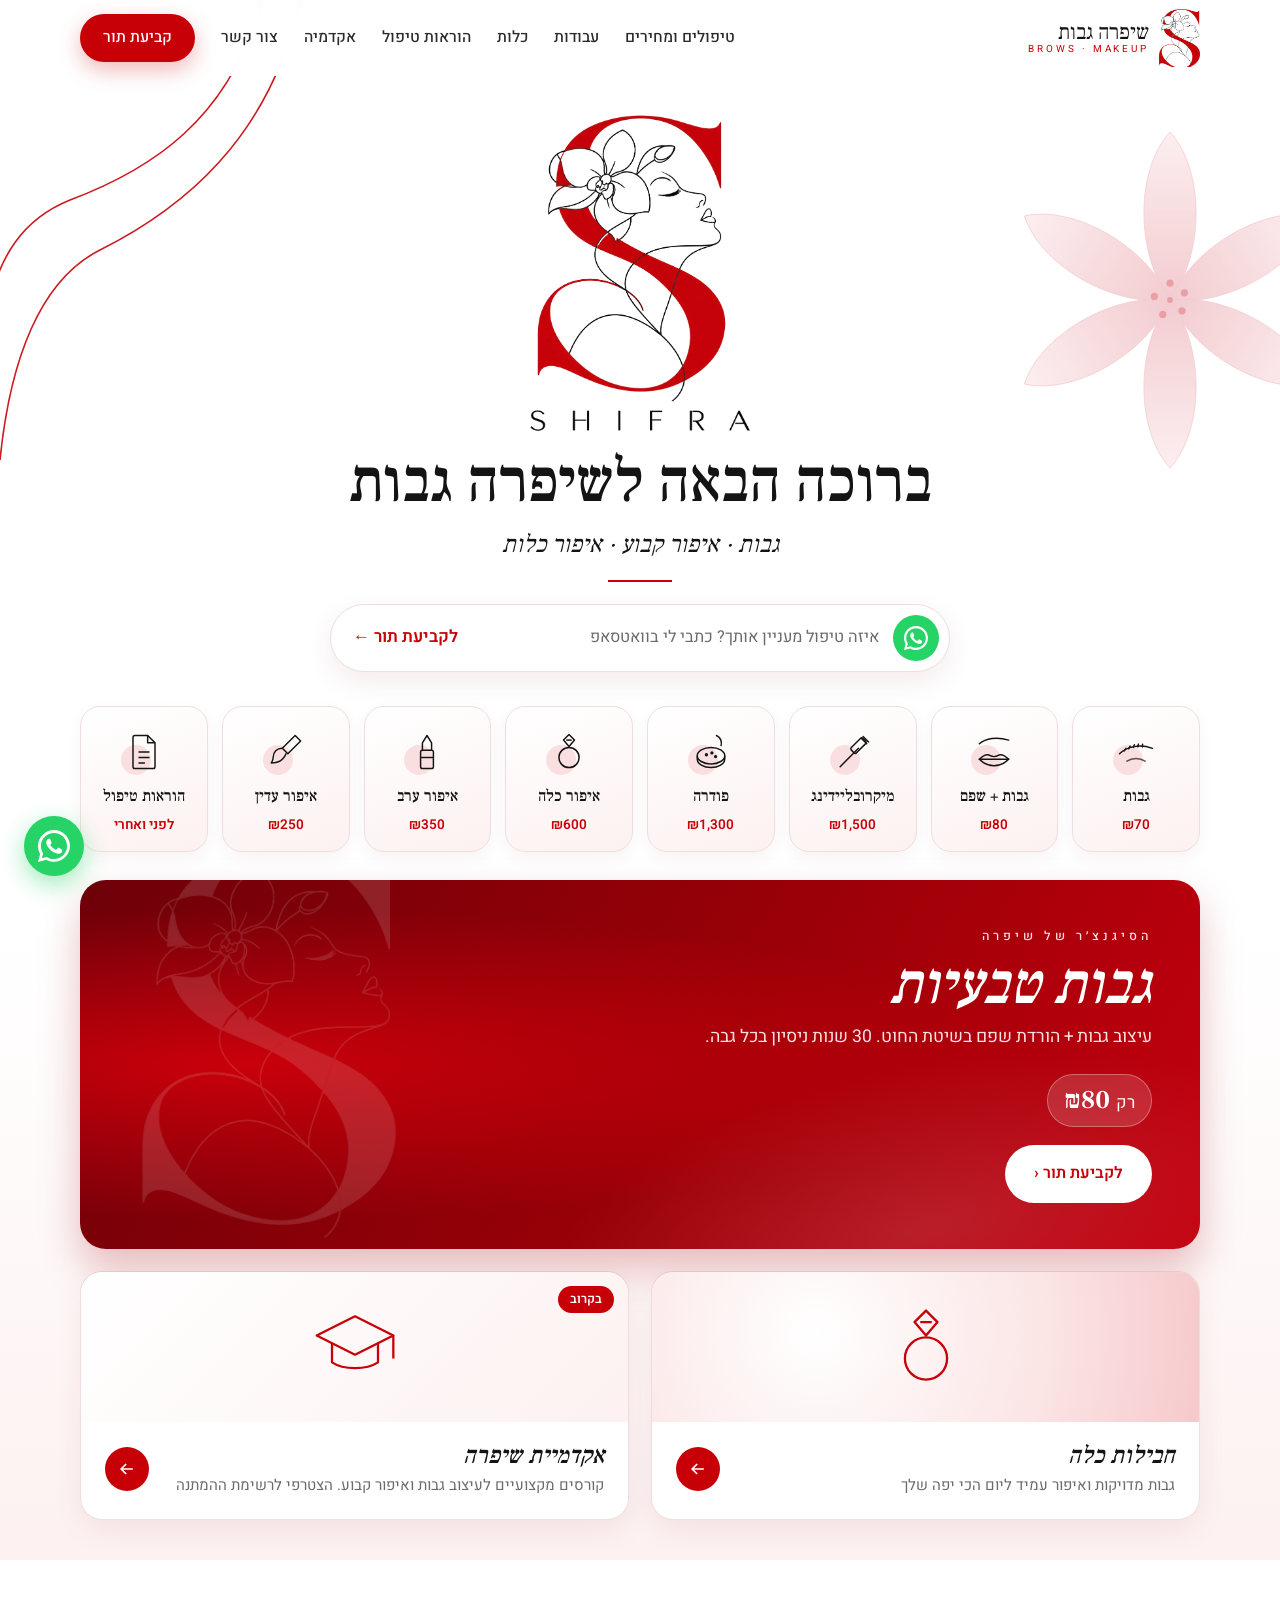
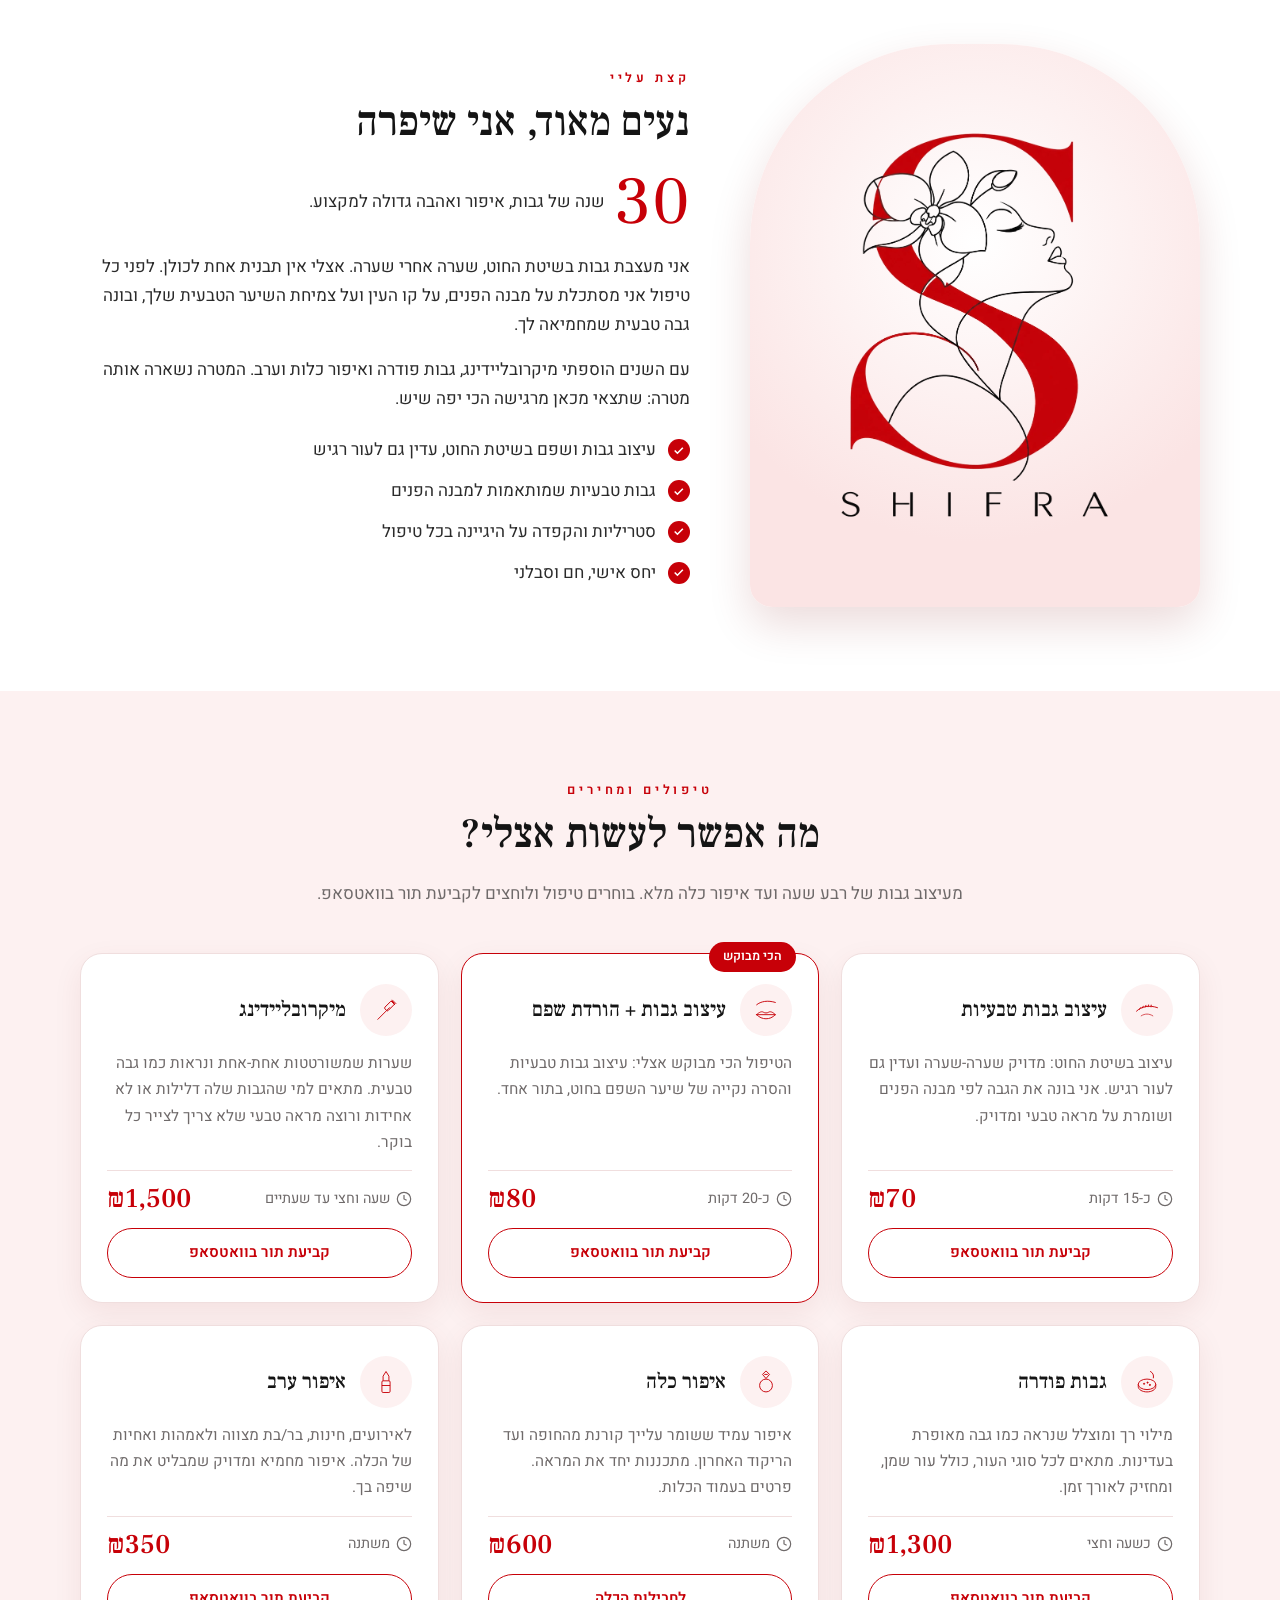
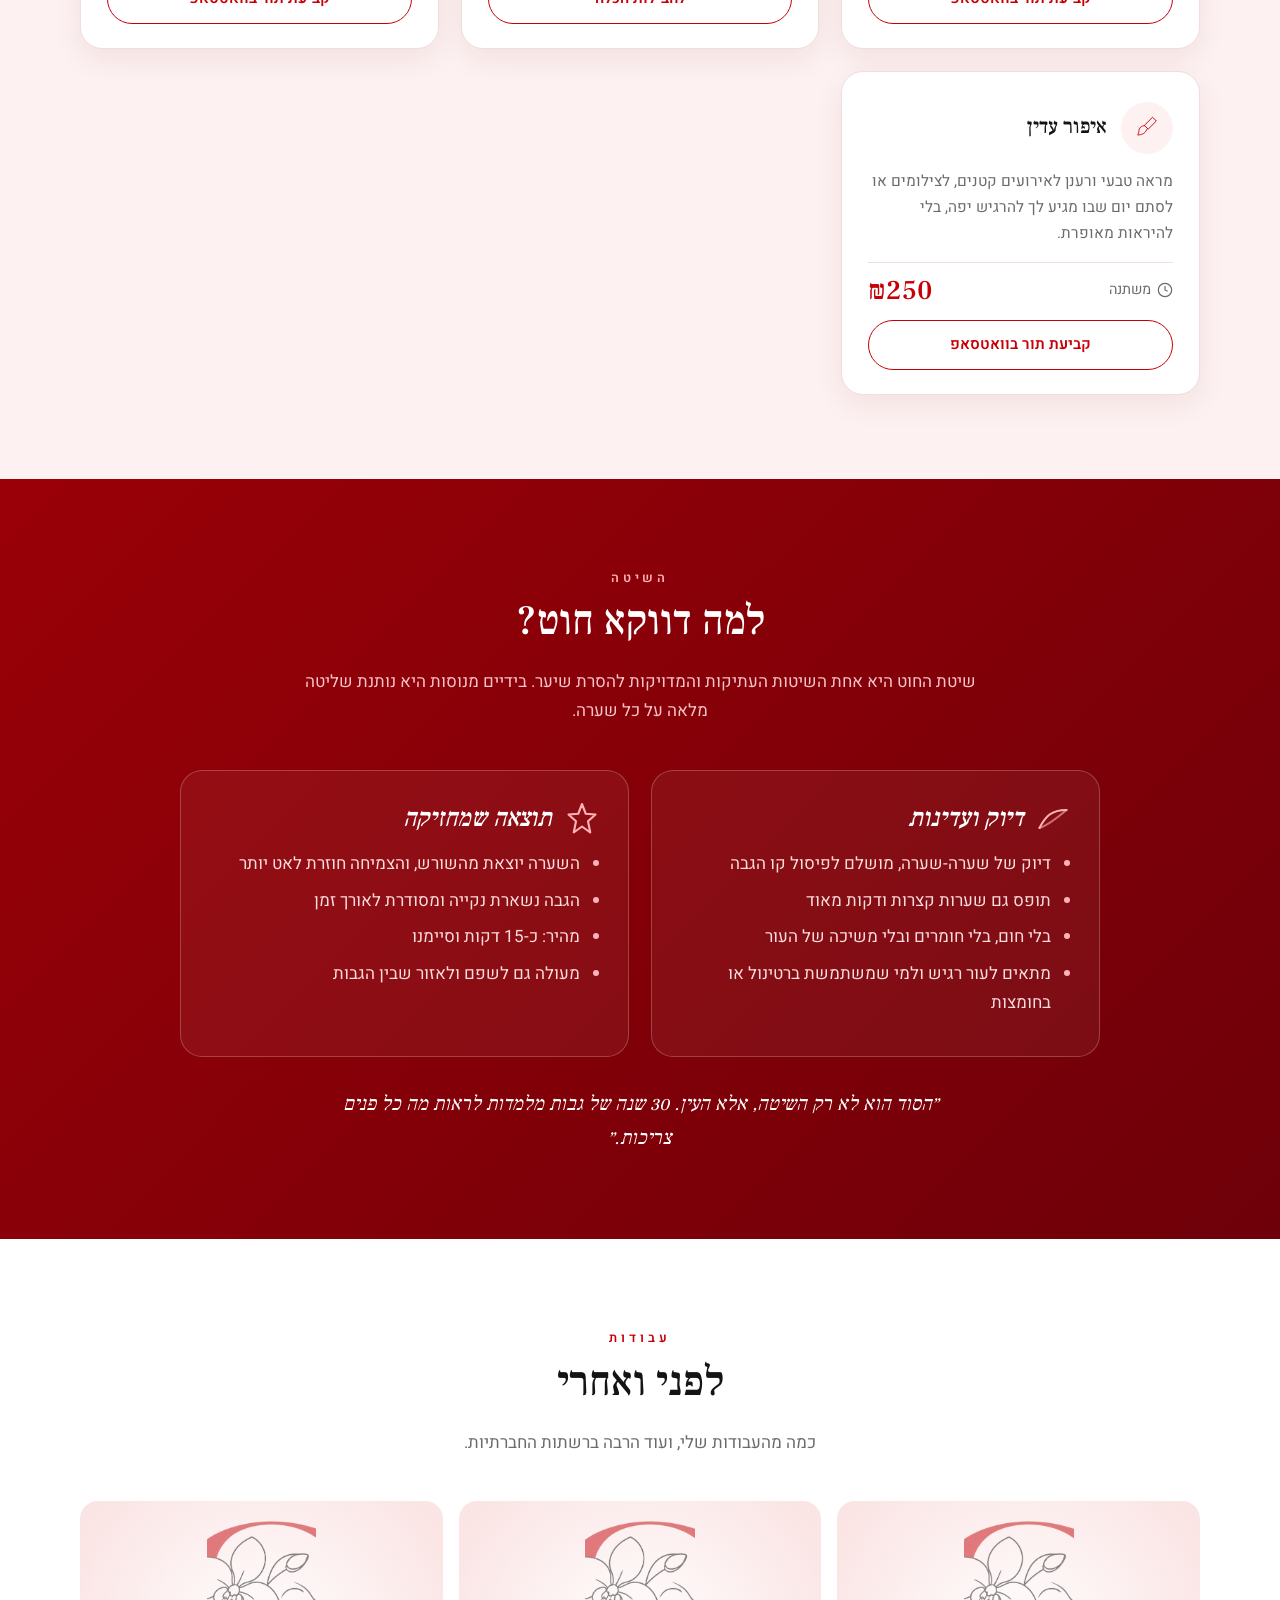
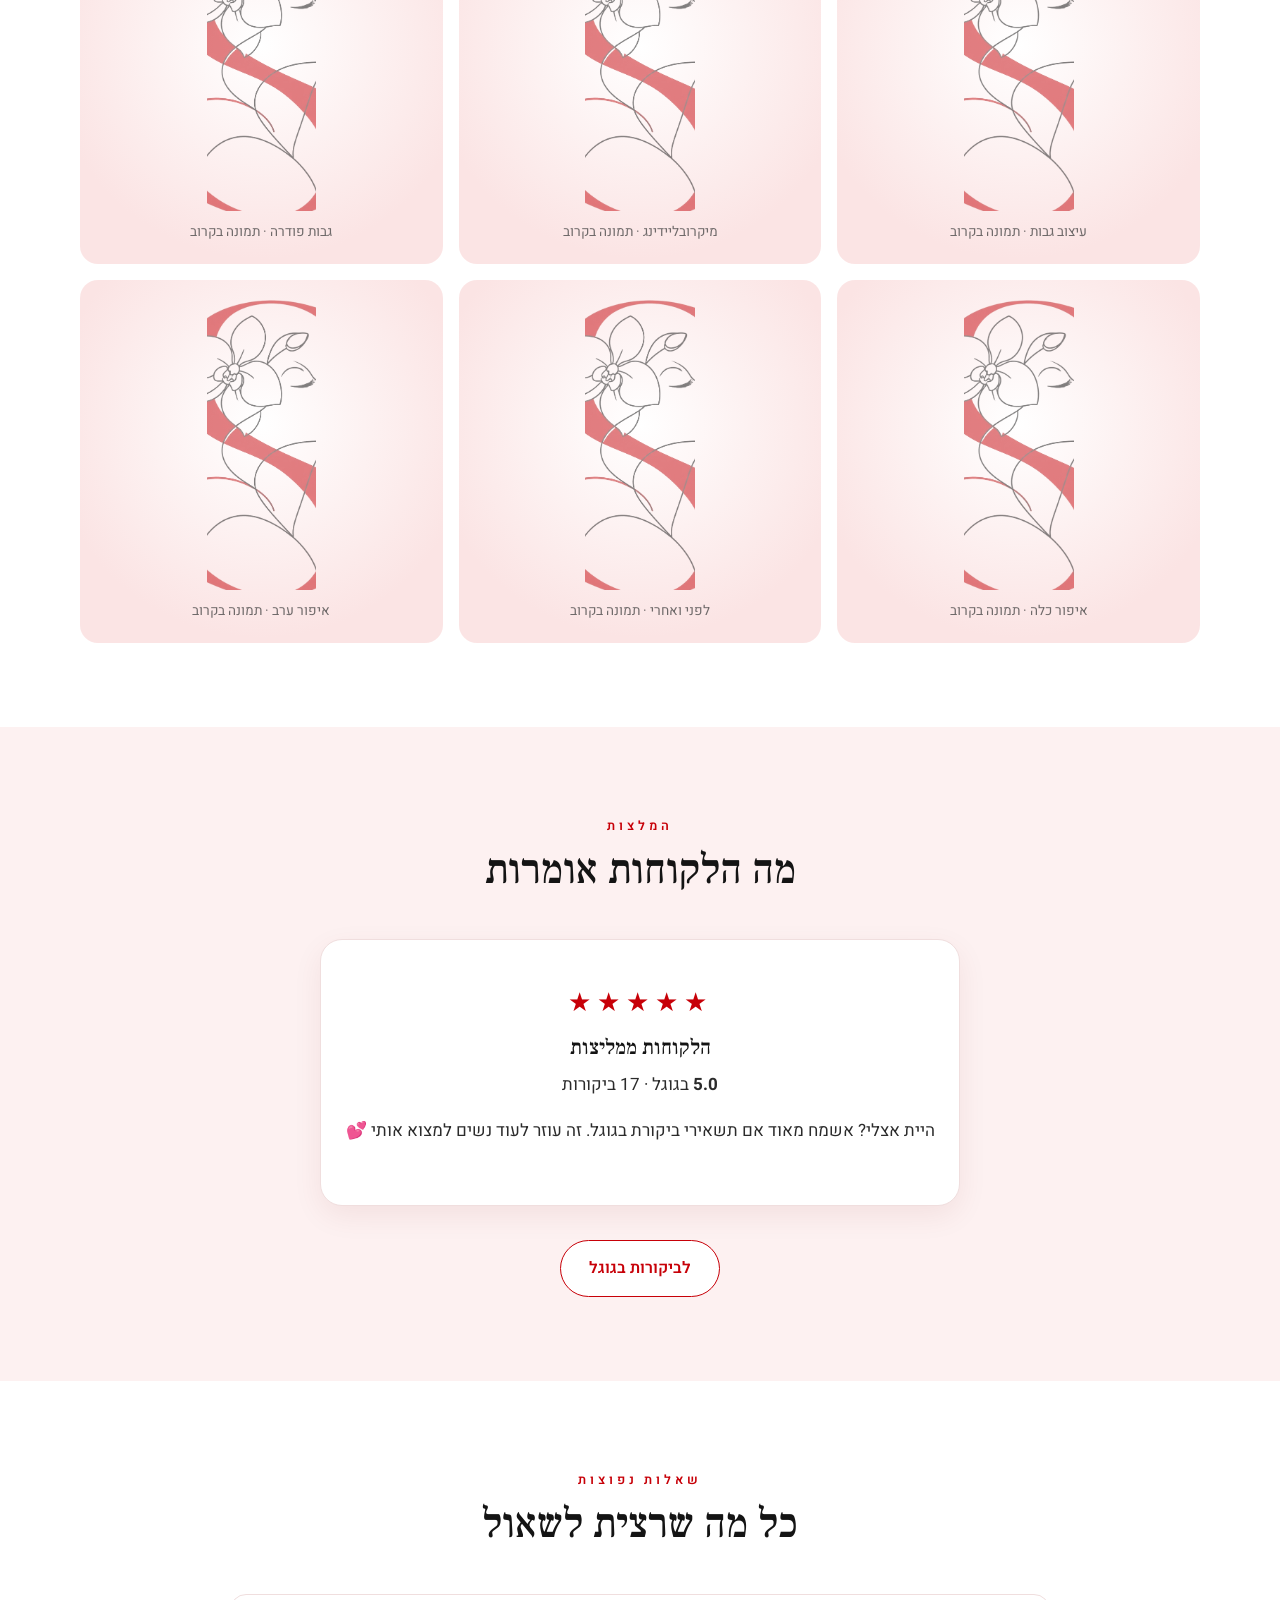
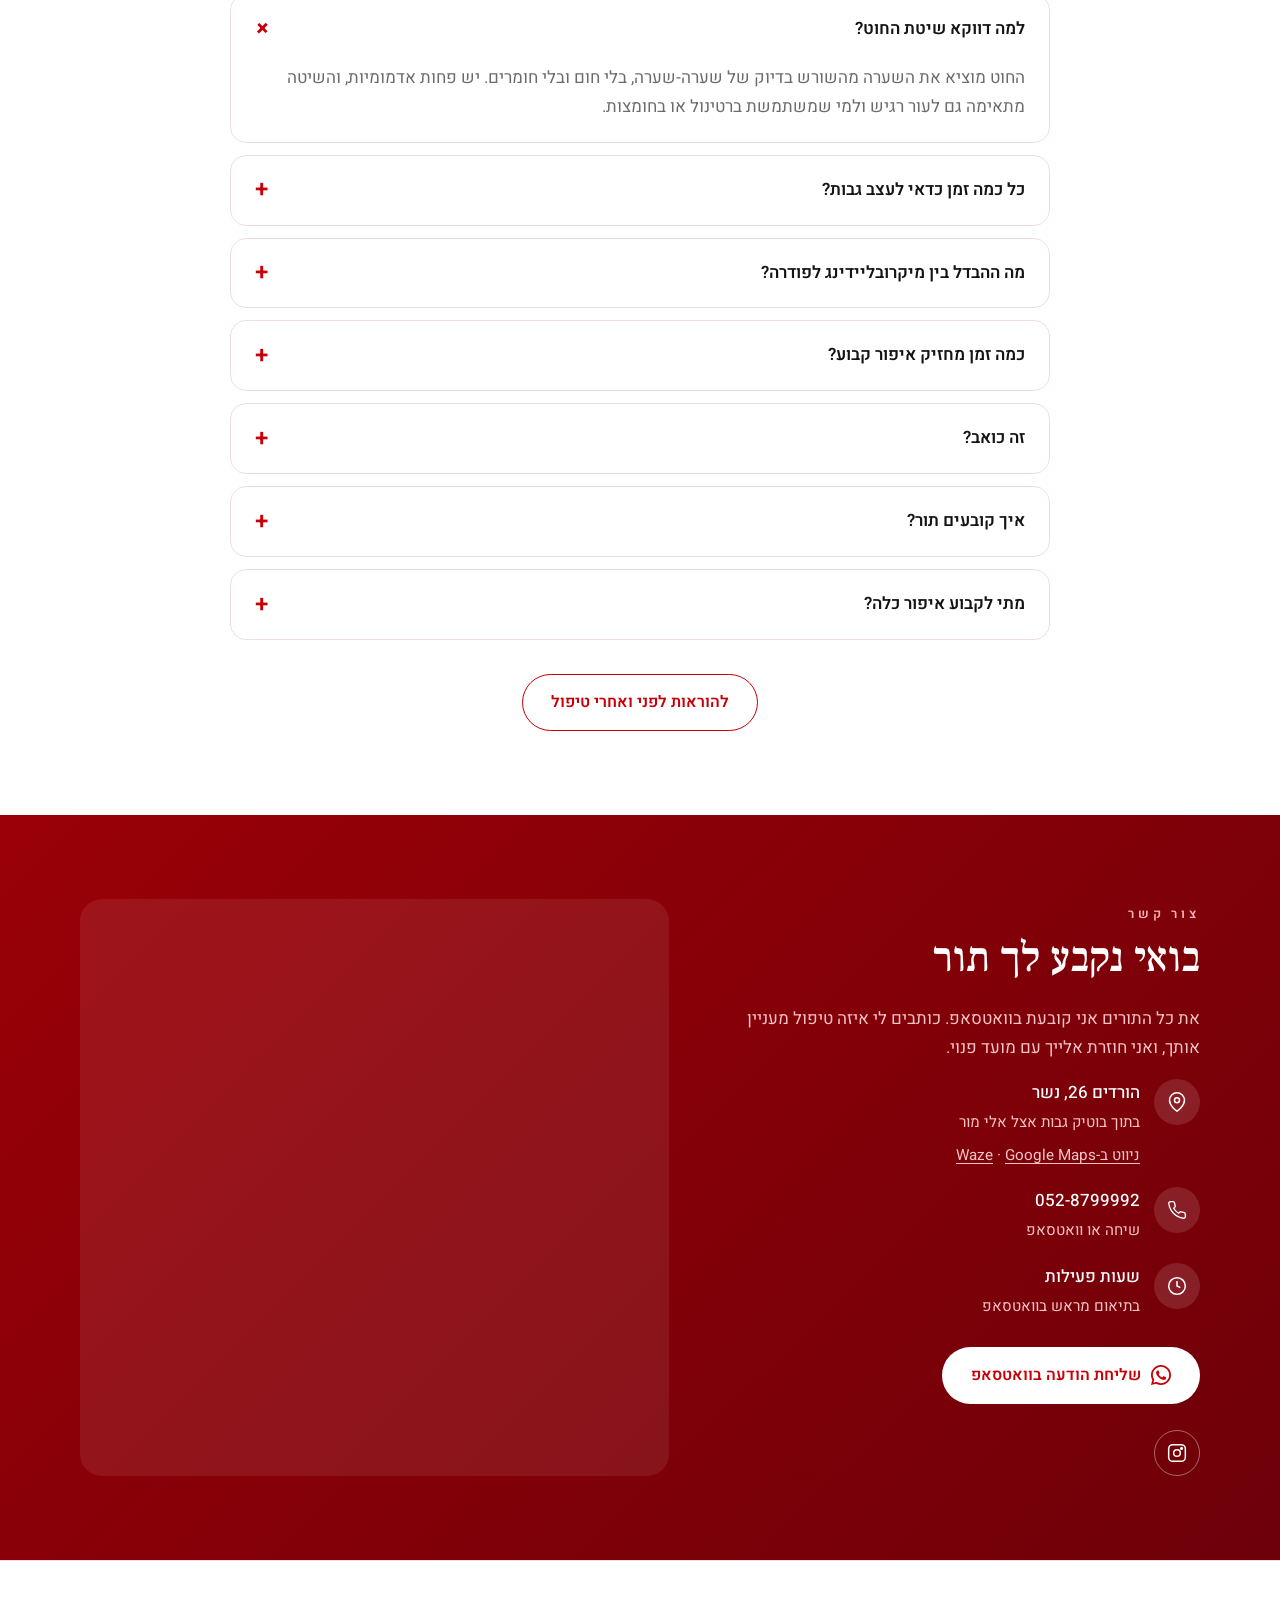
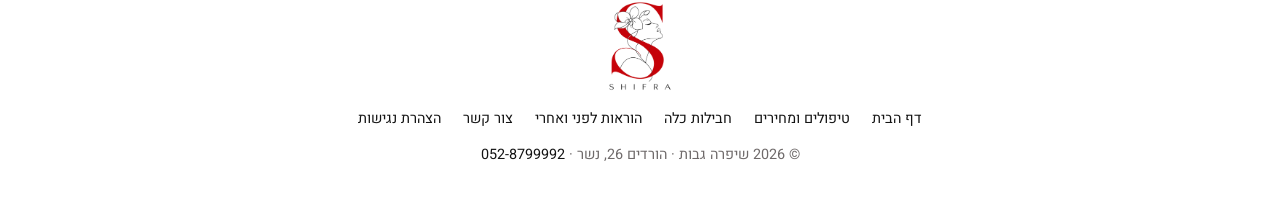
<file: index.html>
<!doctype html>
<html lang="he" dir="rtl">
<head>
  <meta charset="utf-8">
  <meta name="viewport" content="width=device-width, initial-scale=1, viewport-fit=cover">
  <title>שיפרה גבות | עיצוב גבות, מיקרובליידינג, פודרה ואיפור כלות בנשר</title>
  <meta name="description" content="שיפרה גבות – 30 שנות ניסיון. עיצוב גבות ושפם בשיטת החוט, מיקרובליידינג, גבות פודרה, איפור כלה, איפור ערב ואיפור עדין. הורדים 26, נשר. קביעת תור בוואטסאפ 052-8799992.">
  <meta name="theme-color" content="#ffffff">
  <meta property="og:type" content="website">
  <meta property="og:title" content="שיפרה גבות | עיצוב גבות ואיפור בנשר">
  <meta property="og:description" content="30 שנות ניסיון בעיצוב גבות בשיטת החוט, מיקרובליידינג, פודרה ואיפור כלות.">
  <meta property="og:image" content="https://shifragabot-commits.github.io/images/og-image.jpg">
  <meta property="og:url" content="https://shifragabot-commits.github.io/">
  <meta property="og:site_name" content="שיפרה גבות">
  <meta name="twitter:card" content="summary_large_image">
  <link rel="canonical" href="https://shifragabot-commits.github.io/">
  <meta property="og:locale" content="he_IL">
  <link rel="icon" href="images/favicon.png" type="image/png">
  <link rel="apple-touch-icon" href="images/favicon.png">
  <link rel="preconnect" href="https://fonts.googleapis.com">
  <link rel="preconnect" href="https://fonts.gstatic.com" crossorigin>
  <link href="https://fonts.googleapis.com/css2?family=Frank+Ruhl+Libre:wght@400;500;700&family=Heebo:wght@300;400;500;600;700&display=swap" rel="stylesheet">
  <link rel="stylesheet" href="css/style.css?v=202611210935">
  <script type="application/ld+json">
  {
    "@context": "https://schema.org",
    "@type": "BeautySalon",
    "name": "שיפרה גבות",
    "description": "עיצוב גבות ושפם בשיטת החוט, מיקרובליידינג, גבות פודרה, איפור כלה, איפור ערב ואיפור עדין",
    "telephone": "+972-52-879-9992",
    "image": "https://shifragabot-commits.github.io/images/og-image.jpg",
    "logo": "https://shifragabot-commits.github.io/images/logo.png",
    "url": "https://shifragabot-commits.github.io/",
    "sameAs": ["https://www.instagram.com/shifra.gabot"],
    "address": {
      "@type": "PostalAddress",
      "streetAddress": "הורדים 26",
      "addressLocality": "נשר",
      "addressCountry": "IL"
    },
    "areaServed": ["נשר", "חיפה", "קריית אתא", "טירת כרמל", "הקריות"],
    "priceRange": "₪70–₪1,500",
    "makesOffer": [
      {"@type": "Offer", "name": "עיצוב גבות טבעיות", "price": "70", "priceCurrency": "ILS"},
      {"@type": "Offer", "name": "עיצוב גבות + הורדת שפם", "price": "80", "priceCurrency": "ILS"},
      {"@type": "Offer", "name": "מיקרובליידינג", "price": "1500", "priceCurrency": "ILS"},
      {"@type": "Offer", "name": "גבות פודרה", "price": "1300", "priceCurrency": "ILS"},
      {"@type": "Offer", "name": "איפור כלה", "price": "600", "priceCurrency": "ILS"},
      {"@type": "Offer", "name": "איפור ערב", "price": "350", "priceCurrency": "ILS"},
      {"@type": "Offer", "name": "איפור עדין", "price": "250", "priceCurrency": "ILS"}
    ]
  }
  </script>
</head>
<body data-page="home">
  <div id="site-header"></div>

  <main>
    <!-- ===== HERO ===== -->
    <section class="hero" id="top">
      <svg class="deco-curve" viewBox="0 0 360 460" fill="none" stroke="currentColor" stroke-width="1.6" aria-hidden="true">
        <path d="M262 0C230 120 150 170 70 200C20 220 0 260 -10 300"/>
        <path d="M300 0C270 140 180 210 100 250C40 280 10 360 0 460"/>
      </svg>
      <svg class="deco-flower" viewBox="0 0 300 300" aria-hidden="true">
        <defs>
          <linearGradient id="pt" x1="0" y1="0" x2="0" y2="1"><stop offset="0" stop-color="#fbe1e3"/><stop offset="1" stop-color="#e9a3aa"/></linearGradient>
        </defs>
        <g transform="translate(150 150)">
          <g fill="url(#pt)" stroke="#e7a0a7" stroke-width=".6">
            <path d="M0 0C-30-40-28-110 0-140C28-110 30-40 0 0z" transform="rotate(0)"/>
            <path d="M0 0C-30-40-28-110 0-140C28-110 30-40 0 0z" transform="rotate(60)"/>
            <path d="M0 0C-30-40-28-110 0-140C28-110 30-40 0 0z" transform="rotate(120)"/>
            <path d="M0 0C-30-40-28-110 0-140C28-110 30-40 0 0z" transform="rotate(180)"/>
            <path d="M0 0C-30-40-28-110 0-140C28-110 30-40 0 0z" transform="rotate(240)"/>
            <path d="M0 0C-30-40-28-110 0-140C28-110 30-40 0 0z" transform="rotate(300)"/>
          </g>
          <g fill="#d9505c">
            <circle r="3" cx="0" cy="-14"/><circle r="3" cx="12" cy="-6"/><circle r="3" cx="10" cy="9"/><circle r="3" cx="-6" cy="12"/><circle r="3" cx="-13" cy="-3"/><circle r="2.4" cx="0" cy="0"/>
          </g>
        </g>
      </svg>

      <div class="container">
        <img class="hero__logo reveal" data-logo src="images/logo.png" alt="שיפרה גבות – לוגו">
        <h1 class="reveal">ברוכה הבאה ל<span data-name>שיפרה גבות</span></h1>
        <p class="hero__tag reveal">גבות · איפור קבוע · איפור כלות</p>
        <hr class="red-line">
        <a class="wa-bar reveal" data-wa="היי שיפרה, אשמח לקבוע תור 😊" href="#">
          <span class="wa-bar__ico" aria-hidden="true"><svg viewBox="0 0 24 24" fill="currentColor"><path d="M17.5 14.4c-.3-.1-1.7-.9-2-1-.3-.1-.5-.1-.7.1-.2.3-.8 1-.9 1.2-.2.2-.3.2-.6.1-.3-.1-1.2-.5-2.3-1.4-.9-.8-1.4-1.7-1.6-2-.2-.3 0-.5.1-.6l.4-.5c.2-.2.2-.3.3-.5.1-.2 0-.4 0-.5l-.9-2.2c-.2-.6-.5-.5-.7-.5h-.6c-.2 0-.5.1-.8.4-.3.3-1 1-1 2.5s1.1 2.9 1.2 3.1c.1.2 2.1 3.2 5.1 4.5.7.3 1.3.5 1.7.6.7.2 1.4.2 1.9.1.6-.1 1.7-.7 1.9-1.4.2-.7.2-1.2.2-1.4-.1-.1-.3-.2-.6-.3zM12 21.8c-1.8 0-3.5-.5-5-1.4l-.4-.2-3.7 1 1-3.6-.2-.4C2.7 15.6 2.2 13.8 2.2 12 2.2 6.6 6.6 2.2 12 2.2S21.8 6.6 21.8 12 17.4 21.8 12 21.8zM12 0C5.4 0 0 5.4 0 12c0 2.1.6 4.2 1.6 6L0 24l6.2-1.6c1.8 1 3.8 1.5 5.8 1.5 6.6 0 12-5.4 12-12S18.6 0 12 0z"/></svg></span>
          <span>איזה טיפול מעניין אותך? כתבי לי בוואטסאפ</span>
          <b>לקביעת תור ←</b>
        </a>

        <div class="tiles reveal" id="tiles"></div>

        <!-- Red banner -->
        <div class="banner reveal">
          <div class="banner__silk"></div>
          <img class="banner__art" src="images/logo-white.png" alt="" aria-hidden="true">
          <div class="banner__content">
            <div class="kicker">הסיגנצ׳ר של שיפרה</div>
            <h2>גבות טבעיות</h2>
            <p>עיצוב גבות + הורדת שפם בשיטת החוט. <span data-years>30</span> שנות ניסיון בכל גבה.</p>
            <div class="banner__price">רק <b data-price="brows-lip">₪80</b></div><br>
            <a class="btn btn--white" data-wa="היי שיפרה, אשמח לקבוע תור לעיצוב גבות + שפם 😊" href="#">לקביעת תור ‹</a>
          </div>
        </div>

        <div class="promos" id="academy">
          <a class="promo reveal" href="kalot.html">
            <div class="promo__top promo__top--bride">
              <svg viewBox="0 0 48 48" fill="none" stroke="currentColor" stroke-width="1.2" stroke-linejoin="round"><circle cx="24" cy="30" r="11"/><path d="M18 11l6-6 6 6-6 7z"/><path d="M21 11h6"/></svg>
            </div>
            <div class="promo__body">
              <div><h3>חבילות כלה</h3><p>גבות מדויקות ואיפור עמיד ליום הכי יפה שלך</p></div>
              <span class="arrow-dot"><svg viewBox="0 0 24 24" fill="none" stroke="currentColor" stroke-width="2"><path d="M19 12H5M11 6l-6 6 6 6"/></svg></span>
            </div>
          </a>
          <a class="promo reveal" data-wa="היי שיפרה, אשמח להצטרף לרשימת ההמתנה לאקדמיה 🎓" href="#">
            <div class="promo__top promo__top--academy">
              <span class="pill">בקרוב</span>
              <svg viewBox="0 0 48 48" fill="none" stroke="currentColor" stroke-width="1.2" stroke-linejoin="round"><path d="M4 18l20-10 20 10-20 10z"/><path d="M12 22v10c6 4 18 4 24 0V22"/><path d="M44 18v12"/></svg>
            </div>
            <div class="promo__body">
              <div><h3>אקדמיית שיפרה</h3><p>קורסים מקצועיים לעיצוב גבות ואיפור קבוע. הצטרפי לרשימת ההמתנה</p></div>
              <span class="arrow-dot"><svg viewBox="0 0 24 24" fill="none" stroke="currentColor" stroke-width="2"><path d="M19 12H5M11 6l-6 6 6 6"/></svg></span>
            </div>
          </a>
        </div>
      </div>
    </section>

    <!-- ===== ABOUT ===== -->
    <section class="section" id="about">
      <div class="container about">
        <div class="about__img reveal" data-img="aboutImage">
          <img class="about__mono" data-logo src="images/logo.png" alt="">
        </div>
        <div class="reveal">
          <span class="eyebrow">קצת עליי</span>
          <h2>נעים מאוד, אני שיפרה</h2>
          <p><span class="big-num"><span data-years>30</span></span>שנה של גבות, איפור ואהבה גדולה למקצוע.</p>
          <p>אני מעצבת גבות בשיטת החוט, שערה אחרי שערה. אצלי אין תבנית אחת לכולן. לפני כל טיפול אני מסתכלת על מבנה הפנים, על קו העין ועל צמיחת השיער הטבעית שלך, ובונה גבה טבעית שמחמיאה לך.</p>
          <p>עם השנים הוספתי מיקרובליידינג, גבות פודרה ואיפור כלות וערב. המטרה נשארה אותה מטרה: שתצאי מכאן מרגישה הכי יפה שיש.</p>
          <ul class="checks">
            <li>עיצוב גבות ושפם בשיטת החוט, עדין גם לעור רגיש</li>
            <li>גבות טבעיות שמותאמות למבנה הפנים</li>
            <li>סטריליות והקפדה על היגיינה בכל טיפול</li>
            <li>יחס אישי, חם וסבלני</li>
          </ul>
        </div>
      </div>
    </section>

    <!-- ===== SERVICES ===== -->
    <section class="section section--blush" id="services">
      <div class="container">
        <div class="section-head reveal">
          <span class="eyebrow">טיפולים ומחירים</span>
          <h2>מה אפשר לעשות אצלי?</h2>
          <p>מעיצוב גבות של רבע שעה ועד איפור כלה מלא. בוחרים טיפול ולוחצים לקביעת תור בוואטסאפ.</p>
        </div>
        <div class="services" id="servicesGrid"></div>
      </div>
    </section>

    <!-- ===== METHOD ===== -->
    <section class="section section--red" id="method">
      <div class="container">
        <div class="section-head reveal">
          <span class="eyebrow">השיטה</span>
          <h2>למה דווקא חוט?</h2>
          <p>שיטת החוט היא אחת השיטות העתיקות והמדויקות להסרת שיער. בידיים מנוסות היא נותנת שליטה מלאה על כל שערה.</p>
        </div>
        <div class="compare">
          <div class="compare__box reveal">
            <h3><svg viewBox="0 0 24 24" fill="none" stroke="currentColor" stroke-width="1.4" stroke-linecap="round"><path d="M3 18c4-8 8-12 18-12"/><path d="M3 18c6-2 11-6 18-12" opacity=".6"/></svg>דיוק ועדינות</h3>
            <ul>
              <li>דיוק של שערה-שערה, מושלם לפיסול קו הגבה</li>
              <li>תופס גם שערות קצרות ודקות מאוד</li>
              <li>בלי חום, בלי חומרים ובלי משיכה של העור</li>
              <li>מתאים לעור רגיש ולמי שמשתמשת ברטינול או בחומצות</li>
            </ul>
          </div>
          <div class="compare__box reveal">
            <h3><svg viewBox="0 0 24 24" fill="none" stroke="currentColor" stroke-width="1.4" stroke-linecap="round" stroke-linejoin="round"><path d="M12 2l2.5 6.5L21 9l-5 4.5L17.5 21 12 17l-5.5 4L8 13.5 3 9l6.5-.5z"/></svg>תוצאה שמחזיקה</h3>
            <ul>
              <li>השערה יוצאת מהשורש, והצמיחה חוזרת לאט יותר</li>
              <li>הגבה נשארת נקייה ומסודרת לאורך זמן</li>
              <li>מהיר: כ-15 דקות וסיימנו</li>
              <li>מעולה גם לשפם ולאזור שבין הגבות</li>
            </ul>
          </div>
        </div>
        <p class="compare-note reveal">״הסוד הוא לא רק השיטה, אלא העין. <span data-years>30</span> שנה של גבות מלמדות לראות מה כל פנים צריכות.״</p>
      </div>
    </section>

    <!-- ===== GALLERY ===== -->
    <section class="section" id="gallery">
      <div class="container">
        <div class="section-head reveal">
          <span class="eyebrow">עבודות</span>
          <h2>לפני ואחרי</h2>
          <p>כמה מהעבודות שלי, ועוד הרבה ברשתות החברתיות.</p>
        </div>
        <div class="gallery" id="galleryGrid"></div>
      </div>
    </section>

    <!-- ===== REVIEWS ===== -->
    <section class="section section--blush" id="reviews">
      <div class="container">
        <div class="section-head reveal">
          <span class="eyebrow">המלצות</span>
          <h2>מה הלקוחות אומרות</h2>
        </div>
        <div id="reviewsGrid"></div>
        <div class="center-actions">
          <a class="btn btn--outline" data-google href="#" target="_blank" rel="noopener">לביקורות בגוגל</a>
        </div>
      </div>
    </section>

    <!-- ===== FAQ ===== -->
    <section class="section" id="faq">
      <div class="container">
        <div class="section-head reveal">
          <span class="eyebrow">שאלות נפוצות</span>
          <h2>כל מה שרצית לשאול</h2>
        </div>
        <div class="faq" id="faqList"></div>
        <div class="center-actions">
          <a class="btn btn--outline" href="horaot.html">להוראות לפני ואחרי טיפול</a>
        </div>
      </div>
    </section>

    <!-- ===== CONTACT ===== -->
    <section class="section section--red" id="contact">
      <div class="container contact">
        <div class="reveal">
          <span class="eyebrow">צור קשר</span>
          <h2>בואי נקבע לך תור</h2>
          <p style="color:#f6c4c7">את כל התורים אני קובעת בוואטסאפ. כותבים לי איזה טיפול מעניין אותך, ואני חוזרת אלייך עם מועד פנוי.</p>
          <ul class="contact__list" id="contactList"></ul>
          <div class="center-actions" style="justify-content:flex-start;margin:0 0 26px">
            <a class="btn btn--white btn--wa" data-wa href="#">שליחת הודעה בוואטסאפ</a>
          </div>
          <div class="socials" id="socials"></div>
        </div>
        <div class="map reveal">
          <iframe title="מפה – הורדים 26, נשר" loading="lazy" referrerpolicy="no-referrer-when-downgrade"
            src="https://www.google.com/maps?q=%D7%94%D7%95%D7%A8%D7%93%D7%99%D7%9D+26+%D7%A0%D7%A9%D7%A8&output=embed"></iframe>
        </div>
      </div>
    </section>
  </main>

  <div class="lightbox" id="lightbox"><button aria-label="סגירה">×</button><img alt=""></div>
  <div id="site-footer"></div>

  <script src="js/content.js?v=202611210935"></script>
  <script src="js/main.js?v=202611210935"></script>
</body>
</html>
</file>
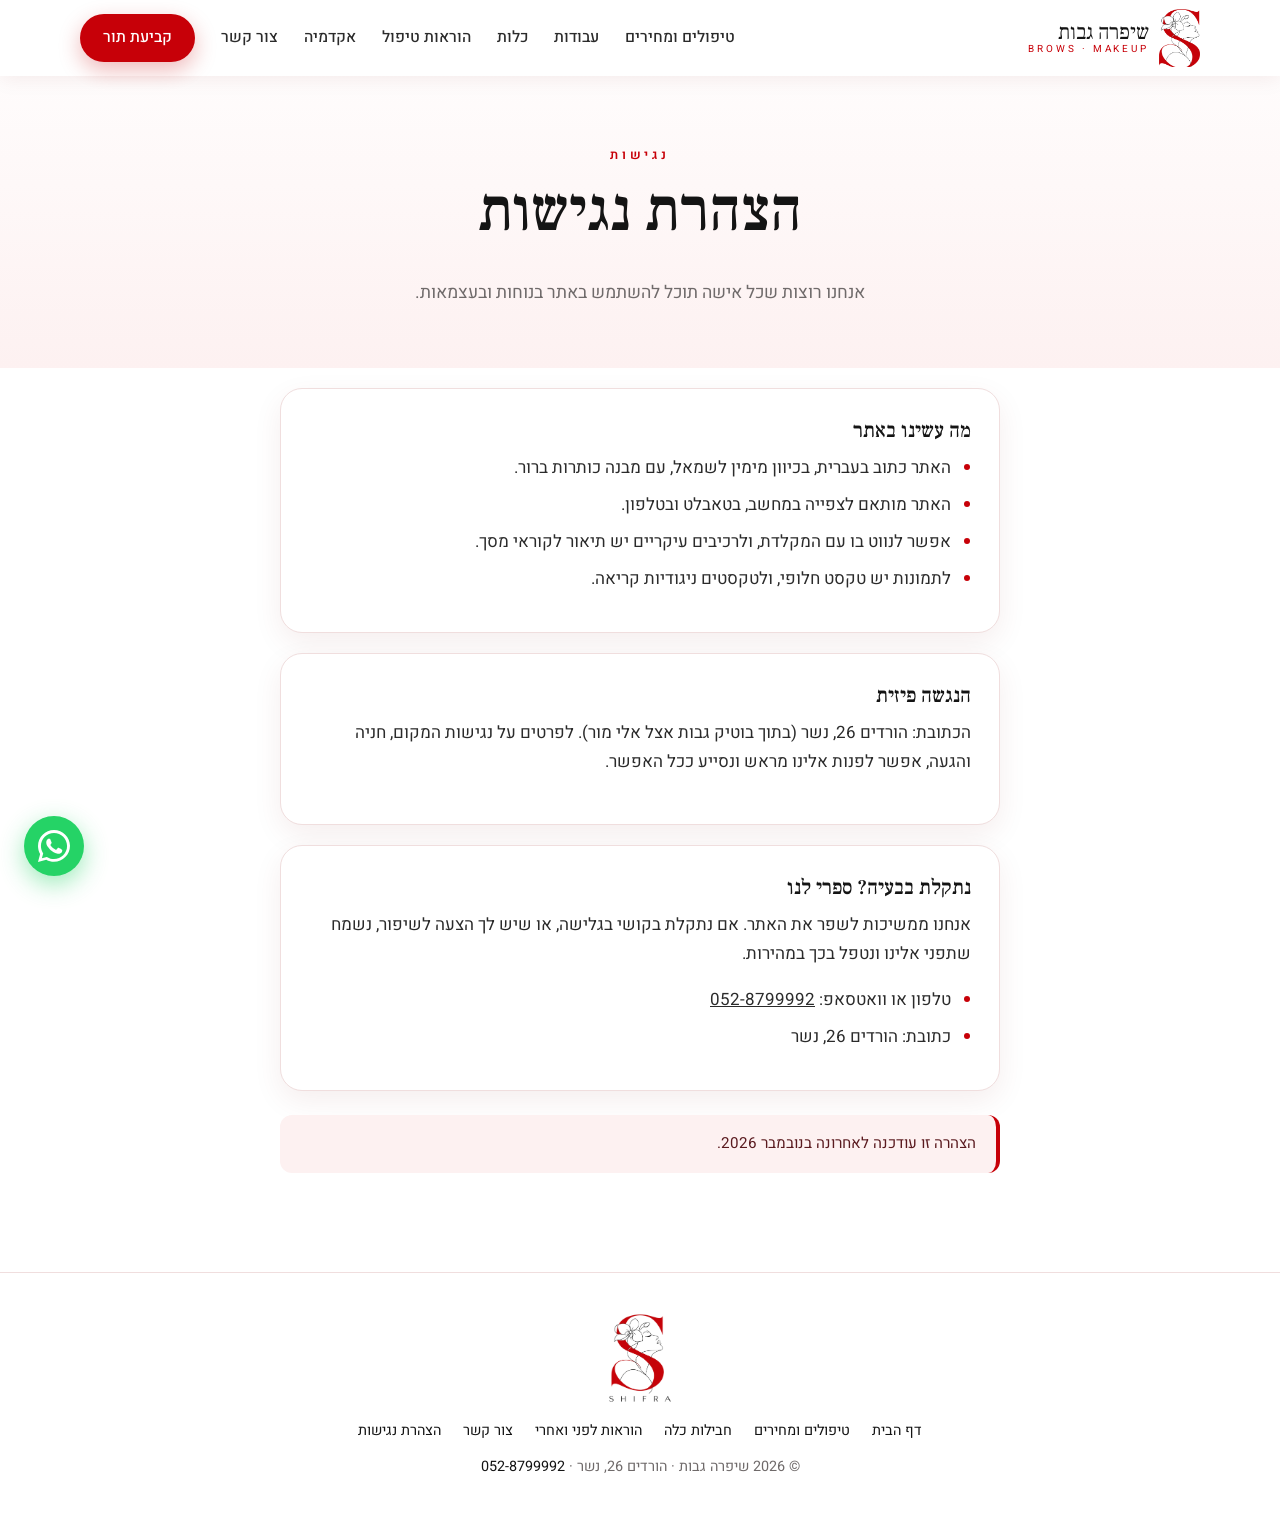
<file: accessibility.html>
<!doctype html>
<html lang="he" dir="rtl">
<head>
  <meta charset="utf-8">
  <meta name="viewport" content="width=device-width, initial-scale=1">
  <title>הצהרת נגישות | שיפרה גבות</title>
  <meta name="description" content="הצהרת הנגישות של אתר שיפרה גבות ודרכי פנייה בנושא נגישות.">
  <meta name="theme-color" content="#ffffff">
  <link rel="canonical" href="https://shifragabot-commits.github.io/accessibility.html">
  <link rel="icon" href="images/favicon.png" type="image/png">
  <link rel="preconnect" href="https://fonts.googleapis.com">
  <link rel="preconnect" href="https://fonts.gstatic.com" crossorigin>
  <link href="https://fonts.googleapis.com/css2?family=Frank+Ruhl+Libre:wght@400;500;700&family=Heebo:wght@300;400;500;600;700&display=swap" rel="stylesheet">
  <link rel="stylesheet" href="css/style.css?v=202611210900">
</head>
<body data-page="a11y">
  <div id="site-header"></div>

  <main>
    <section class="page-hero">
      <div class="container reveal">
        <span class="eyebrow">נגישות</span>
        <h1>הצהרת נגישות</h1>
        <p>אנחנו רוצות שכל אישה תוכל להשתמש באתר בנוחות ובעצמאות.</p>
      </div>
    </section>

    <section class="section" style="padding-top:20px">
      <div class="container" style="max-width:760px">
        <div class="care-box reveal">
          <h3>מה עשינו באתר</h3>
          <ul>
            <li>האתר כתוב בעברית, בכיוון מימין לשמאל, עם מבנה כותרות ברור.</li>
            <li>האתר מותאם לצפייה במחשב, בטאבלט ובטלפון.</li>
            <li>אפשר לנווט בו עם המקלדת, ולרכיבים עיקריים יש תיאור לקוראי מסך.</li>
            <li>לתמונות יש טקסט חלופי, ולטקסטים ניגודיות קריאה.</li>
          </ul>
        </div>
        <div class="care-box reveal" style="margin-top:20px">
          <h3>הנגשה פיזית</h3>
          <p>הכתובת: הורדים 26, נשר (בתוך בוטיק גבות אצל אלי מור). לפרטים על נגישות המקום, חניה והגעה, אפשר לפנות אלינו מראש ונסייע ככל האפשר.</p>
        </div>
        <div class="care-box reveal" style="margin-top:20px">
          <h3>נתקלת בבעיה? ספרי לנו</h3>
          <p>אנחנו ממשיכות לשפר את האתר. אם נתקלת בקושי בגלישה, או שיש לך הצעה לשיפור, נשמח שתפני אלינו ונטפל בכך במהירות.</p>
          <ul>
            <li>טלפון או וואטסאפ: <a data-tel href="#">052-8799992</a></li>
            <li>כתובת: הורדים 26, נשר</li>
          </ul>
        </div>
        <p class="note reveal" style="margin-top:24px">הצהרה זו עודכנה לאחרונה בנובמבר 2026.</p>
      </div>
    </section>
  </main>

  <div id="site-footer"></div>
  <script src="js/content.js?v=202611210900"></script>
  <script src="js/main.js?v=202611210900"></script>
</body>
</html>
</file>
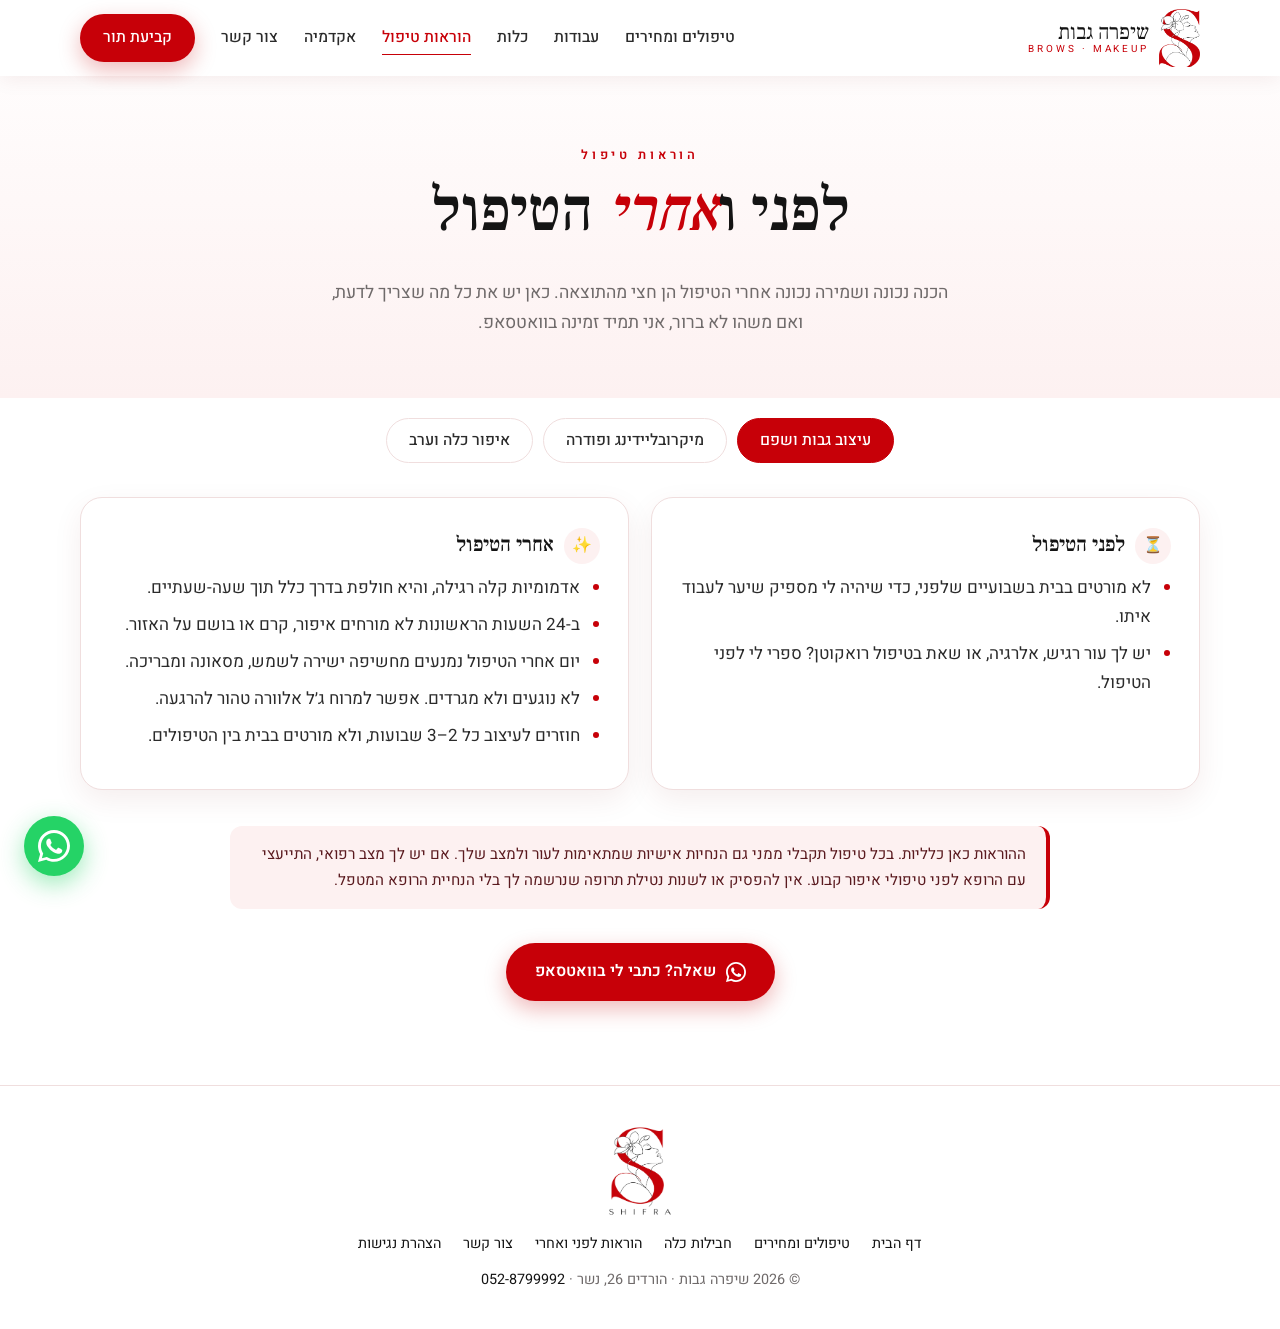
<file: horaot.html>
<!doctype html>
<html lang="he" dir="rtl">
<head>
  <meta charset="utf-8">
  <meta name="viewport" content="width=device-width, initial-scale=1">
  <title>הוראות לפני ואחרי טיפול | שיפרה גבות</title>
  <meta name="description" content="הוראות הכנה ושמירה לפני ואחרי עיצוב גבות בחוט, מיקרובליידינג, גבות פודרה ואיפור כלה – שיפרה גבות, נשר.">
  <meta name="theme-color" content="#ffffff">
  <link rel="canonical" href="https://shifragabot-commits.github.io/horaot.html">
  <meta property="og:type" content="website">
  <meta property="og:title" content="הוראות לפני ואחרי טיפול | שיפרה גבות">
  <meta property="og:description" content="הוראות הכנה ושמירה לפני ואחרי עיצוב גבות בחוט, מיקרובליידינג, גבות פודרה ואיפור כלה – שיפרה גבות, נשר.">
  <meta property="og:image" content="https://shifragabot-commits.github.io/images/og-image.jpg">
  <meta property="og:url" content="https://shifragabot-commits.github.io/horaot.html">
  <meta property="og:site_name" content="שיפרה גבות">
  <meta property="og:locale" content="he_IL">
  <link rel="icon" href="images/favicon.png" type="image/png">
  <link rel="preconnect" href="https://fonts.googleapis.com">
  <link rel="preconnect" href="https://fonts.gstatic.com" crossorigin>
  <link href="https://fonts.googleapis.com/css2?family=Frank+Ruhl+Libre:wght@400;500;700&family=Heebo:wght@300;400;500;600;700&display=swap" rel="stylesheet">
  <link rel="stylesheet" href="css/style.css?v=202611210935">
</head>
<body data-page="horaot">
  <div id="site-header"></div>

  <main>
    <section class="page-hero">
      <div class="container reveal">
        <span class="eyebrow">הוראות טיפול</span>
        <h1>לפני ו<em>אחרי</em> הטיפול</h1>
        <p>הכנה נכונה ושמירה נכונה אחרי הטיפול הן חצי מהתוצאה. כאן יש את כל מה שצריך לדעת, ואם משהו לא ברור, אני תמיד זמינה בוואטסאפ.</p>
      </div>
    </section>

    <section class="section" style="padding-top:20px">
      <div class="container">
        <div class="tabs" role="tablist">
          <button class="tab active" role="tab" aria-selected="true" data-tab="threading">עיצוב גבות ושפם</button>
          <button class="tab" role="tab" aria-selected="false" data-tab="pmu">מיקרובליידינג ופודרה</button>
          <button class="tab" role="tab" aria-selected="false" data-tab="bridal-care">איפור כלה וערב</button>
        </div>

        <!-- ===== Threading ===== -->
        <div class="care active" id="threading" role="tabpanel">
          <div class="care-grid">
            <div class="care-box reveal">
              <h3><span class="dot">⏳</span>לפני הטיפול</h3>
              <ul>
                <li>לא מורטים בבית בשבועיים שלפני, כדי שיהיה לי מספיק שיער לעבוד איתו.</li>
                <li>יש לך עור רגיש, אלרגיה, או שאת בטיפול רואקוטן? ספרי לי לפני הטיפול.</li>
              </ul>
            </div>
            <div class="care-box reveal">
              <h3><span class="dot">✨</span>אחרי הטיפול</h3>
              <ul>
                <li>אדמומיות קלה רגילה, והיא חולפת בדרך כלל תוך שעה-שעתיים.</li>
                <li>ב-24 השעות הראשונות לא מורחים איפור, קרם או בושם על האזור.</li>
                <li>יום אחרי הטיפול נמנעים מחשיפה ישירה לשמש, מסאונה ומבריכה.</li>
                <li>לא נוגעים ולא מגרדים. אפשר למרוח ג׳ל אלוורה טהור להרגעה.</li>
                <li>חוזרים לעיצוב כל 2–3 שבועות, ולא מורטים בבית בין הטיפולים.</li>
              </ul>
            </div>
          </div>
        </div>

        <!-- ===== Microblading & Powder ===== -->
        <div class="care" id="pmu" role="tabpanel">
          <div class="care-grid">
            <div class="care-box reveal">
              <h3><span class="dot">⏳</span>לפני הטיפול</h3>
              <ul>
                <li>24 שעות לפני לא שותים אלכוהול, ומפחיתים קפאין.</li>
                <li>48–72 שעות לפני מומלץ להימנע מתרופות ותוספים ללא מרשם שמגבירים דימום, כמו איבופרופן, אומגה 3 וויטמין E.</li>
                <li><b>תרופה שנרשמה לך על ידי רופא לא מפסיקים בלי הנחיית הרופא המטפל.</b> ספרי לי על תרופות קבועות, ואם צריך נדחה את הטיפול.</li>
                <li>בחודש שלפני (ולכל הפחות שבועיים) לא משתמשים ברטינול או בחומצות באזור, ולא עושים בוטוקס או מילוי במצח ובסביבת הגבות.</li>
                <li>לא משתזפים ולא חוטפים כוויית שמש בשבוע שלפני.</li>
                <li>אפשר להגיע עם הגבות הטבעיות כמו שהן, אני אעצב אותן לפני הטיפול.</li>
              </ul>
            </div>
            <div class="care-box reveal">
              <h3><span class="dot">⚠️</span>מתי לא עושים את הטיפול?</h3>
              <ul>
                <li>בהריון ובהנקה.</li>
                <li>בזמן טיפול ברואקוטן או אחריו, בהתאם להנחיית רופא (לרוב צריך להמתין כחצי שנה עד שנה).</li>
                <li>בזמן טיפולים כימותרפיים.</li>
                <li>עם סוכרת, מחלה אוטואימונית או מערכת חיסון מוחלשת: רק בהתייעצות עם הרופא ובהסכמתו.</li>
                <li>מתחת לגיל 18.</li>
                <li>כשיש דלקת, פצע, הרפס או בעיית עור פעילה באזור.</li>
                <li>כשיש נטייה לצלקות קלואידיות, או בזמן נטילת מדללי דם.</li>
              </ul>
              <p style="margin:14px 0 0;color:var(--muted);font-size:.95rem">כל מצב רפואי חשוב לי לדעת מראש. ביחד נבדוק מה מתאים לך.</p>
            </div>
          </div>

          <div class="care-box reveal" style="margin-top:24px">
            <h3><span class="dot">✨</span>אחרי הטיפול: שמירה והחלמה</h3>
            <ul>
              <li>ביום הראשון סופגים בעדינות את הנוזל שמצטבר בעזרת פד נקי, לפי ההדרכה שתקבלי.</li>
              <li>מורחים את המשחה שקיבלת בשכבה דקה בלבד, בתדירות שהנחיתי.</li>
              <li>7–10 ימים שומרים על הגבות יבשות: לא שוטפים אותן ישירות, ובמקלחת מכוונים את הזרם לגב.</li>
              <li>לא מקלפים, לא מגרדים ולא נוגעים בקשקשים. נותנים להם ליפול לבד.</li>
              <li>שבועיים בלי איפור על הגבות, בלי בריכה, ים, סאונה או אימון שמזיע מאוד.</li>
              <li>לא נחשפים לשמש ישירה. אחרי ההחלמה מגינים עם קרם הגנה כדי שהצבע יחזיק.</li>
              <li>משתדלות לישון על הגב בשבוע הראשון.</li>
              <li>6 שבועות אחרי הטיפול לא מעצבים את הגבות בחוט, לא מורטים ולא עושים שעווה באזור.</li>
              <li>6–8 שבועות בלי רטינול, חומצות או פילינג על הגבות, כי הם מחלישים את הצבע.</li>
            </ul>
            <div class="days">
              <div class="day"><b>ימים 1–3</b><span>הצבע כהה וחד מהצפוי. זה נורמלי לגמרי.</span></div>
              <div class="day"><b>ימים 4–10</b><span>מופיעים קשקשים וגרד קל. לא נוגעים!</span></div>
              <div class="day"><b>ימים 10–21</b><span>הצבע נראה דהוי או נעלם במקומות. הוא חוזר בהדרגה.</span></div>
              <div class="day"><b>6–8 שבועות</b><span>טיפול השלמה. זה השלב שמשלים את התוצאה הסופית.</span></div>
            </div>
            <div class="note">הצבע מתבהר בכ-30%–50% במהלך ההחלמה, וזה חלק מהתהליך. אם יש אדמומיות שמתגברת, נפיחות, חום או הפרשה, צרי קשר מיד.</div>
          </div>
        </div>

        <!-- ===== Bridal & evening makeup ===== -->
        <div class="care" id="bridal-care" role="tabpanel">
          <div class="care-grid">
            <div class="care-box reveal">
              <h3><span class="dot">💍</span>לפני איפור כלה</h3>
              <ul>
                <li>קובעים איפור ניסיון חודש-חודשיים לפני החתונה.</li>
                <li>מעצבים גבות בחוט 3–5 ימים לפני החתונה, לא באותו יום.</li>
                <li>בשבוע שלפני לא מנסים מוצרי טיפוח חדשים, ולא עושים פילינג או טיפולי פנים.</li>
                <li>מרבים במים ובשינה. אין דבר שעושה טוב יותר לעור.</li>
                <li>ביום עצמו מגיעים עם פנים נקיות ולחות, בלי איפור.</li>
                <li>יש לך ריסים מודבקים או הרמת ריסים? תאמי איתי מראש.</li>
              </ul>
            </div>
            <div class="care-box reveal">
              <h3><span class="dot">💄</span>לפני איפור ערב</h3>
              <ul>
                <li>מגיעים עם פנים נקיות ומרוחות בקרם לחות קל.</li>
                <li>כדאי להגיע עם השמלה, או לפחות תמונה שלה, כדי להתאים צבעים.</li>
                <li>מביאים תמונות השראה אם יש.</li>
                <li>יש לך אלרגיה לחומרים או מוצרים מסוימים? ספרי לי מראש.</li>
                <li>במהלך האירוע אפשר לרענן את השפתון ולספוג ברקות נייר. לא משפשפים את הפנים.</li>
              </ul>
            </div>
          </div>
        </div>

        <p class="note reveal" style="max-width:820px;margin:36px auto 0">ההוראות כאן כלליות. בכל טיפול תקבלי ממני גם הנחיות אישיות שמתאימות לעור ולמצב שלך. אם יש לך מצב רפואי, התייעצי עם הרופא לפני טיפולי איפור קבוע. אין להפסיק או לשנות נטילת תרופה שנרשמה לך בלי הנחיית הרופא המטפל.</p>
        <div class="center-actions">
          <a class="btn btn--red btn--wa" data-wa="היי שיפרה, יש לי שאלה לגבי ההוראות לפני/אחרי טיפול" href="#">שאלה? כתבי לי בוואטסאפ</a>
        </div>
      </div>
    </section>
  </main>

  <div id="site-footer"></div>
  <script src="js/content.js?v=202611210935"></script>
  <script src="js/main.js?v=202611210935"></script>
</body>
</html>
</file>
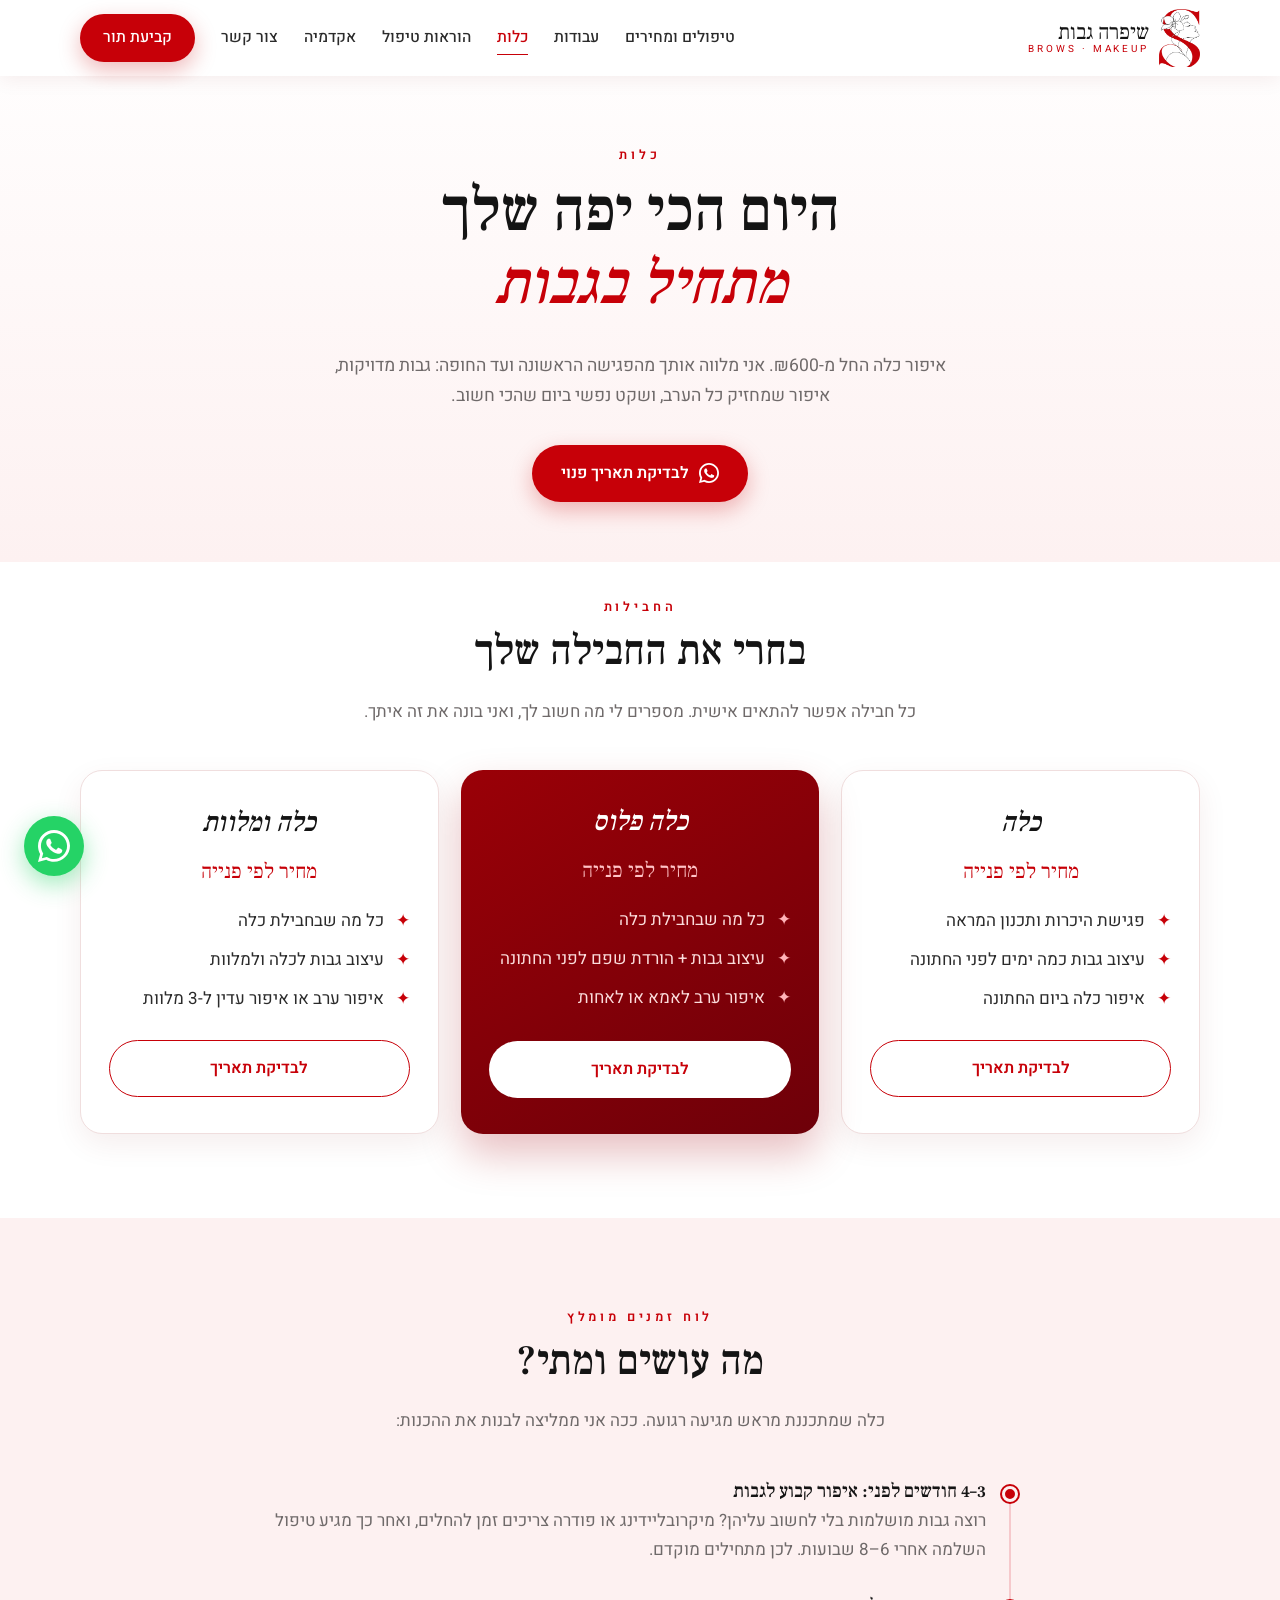
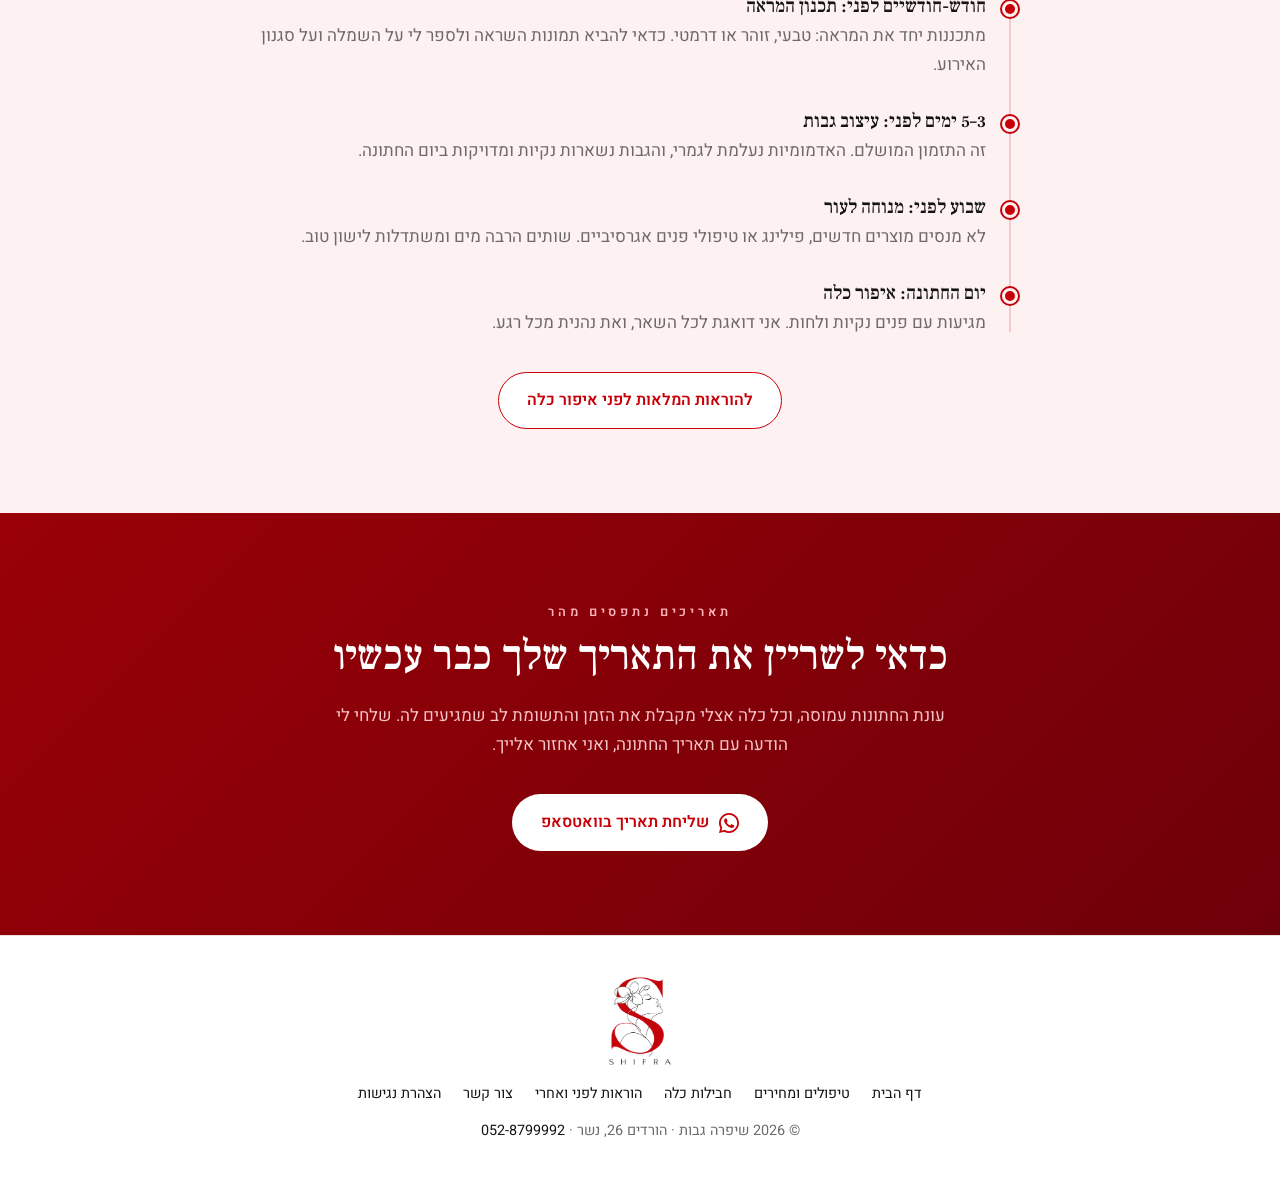
<file: kalot.html>
<!doctype html>
<html lang="he" dir="rtl">
<head>
  <meta charset="utf-8">
  <meta name="viewport" content="width=device-width, initial-scale=1">
  <title>חבילות כלה | שיפרה גבות – איפור כלה ועיצוב גבות בנשר</title>
  <meta name="description" content="חבילות כלה של שיפרה גבות: איפור ניסיון, עיצוב גבות בחוט לפני החתונה, איפור כלה עמיד ואיפור ערב למלוות. נשר והסביבה.">
  <meta name="theme-color" content="#ffffff">
  <link rel="canonical" href="https://shifragabot-commits.github.io/kalot.html">
  <meta property="og:type" content="website">
  <meta property="og:title" content="חבילות כלה | שיפרה גבות – איפור כלה ועיצוב גבות בנשר">
  <meta property="og:description" content="חבילות כלה של שיפרה גבות: עיצוב גבות בחוט לפני החתונה, איפור כלה עמיד ואיפור ערב למלוות. נשר והסביבה.">
  <meta property="og:image" content="https://shifragabot-commits.github.io/images/og-image.jpg">
  <meta property="og:url" content="https://shifragabot-commits.github.io/kalot.html">
  <meta property="og:site_name" content="שיפרה גבות">
  <meta property="og:locale" content="he_IL">
  <link rel="icon" href="images/favicon.png" type="image/png">
  <link rel="preconnect" href="https://fonts.googleapis.com">
  <link rel="preconnect" href="https://fonts.gstatic.com" crossorigin>
  <link href="https://fonts.googleapis.com/css2?family=Frank+Ruhl+Libre:wght@400;500;700&family=Heebo:wght@300;400;500;600;700&display=swap" rel="stylesheet">
  <link rel="stylesheet" href="css/style.css?v=202611210935">
</head>
<body data-page="kalot">
  <div id="site-header"></div>

  <main>
    <section class="page-hero">
      <div class="container reveal">
        <span class="eyebrow">כלות</span>
        <h1>היום הכי יפה שלך<br><em>מתחיל בגבות</em></h1>
        <p>איפור כלה החל מ-₪600. אני מלווה אותך מהפגישה הראשונה ועד החופה: גבות מדויקות, איפור שמחזיק כל הערב, ושקט נפשי ביום שהכי חשוב.</p>
        <div class="center-actions">
          <a class="btn btn--red btn--wa" data-wa="היי שיפרה, אני כלה ואשמח לבדוק אם התאריך שלי פנוי 💍" href="#">לבדיקת תאריך פנוי</a>
        </div>
      </div>
    </section>

    <section class="section" style="padding-top:30px">
      <div class="container">
        <div class="section-head reveal">
          <span class="eyebrow">החבילות</span>
          <h2>בחרי את החבילה שלך</h2>
          <p>כל חבילה אפשר להתאים אישית. מספרים לי מה חשוב לך, ואני בונה את זה איתך.</p>
        </div>
        <div class="packages" id="packagesGrid"></div>
      </div>
    </section>

    <section class="section section--blush">
      <div class="container">
        <div class="section-head reveal">
          <span class="eyebrow">לוח זמנים מומלץ</span>
          <h2>מה עושים ומתי?</h2>
          <p>כלה שמתכננת מראש מגיעה רגועה. ככה אני ממליצה לבנות את ההכנות:</p>
        </div>
        <div class="timeline">
          <div class="tl-item reveal"><h3>3–4 חודשים לפני: איפור קבוע לגבות</h3><p>רוצה גבות מושלמות בלי לחשוב עליהן? מיקרובליידינג או פודרה צריכים זמן להחלים, ואחר כך מגיע טיפול השלמה אחרי 6–8 שבועות. לכן מתחילים מוקדם.</p></div>
          <div class="tl-item reveal"><h3>חודש-חודשיים לפני: תכנון המראה</h3><p>מתכננות יחד את המראה: טבעי, זוהר או דרמטי. כדאי להביא תמונות השראה ולספר לי על השמלה ועל סגנון האירוע.</p></div>
          <div class="tl-item reveal"><h3>3–5 ימים לפני: עיצוב גבות</h3><p>זה התזמון המושלם. האדמומיות נעלמת לגמרי, והגבות נשארות נקיות ומדויקות ביום החתונה.</p></div>
          <div class="tl-item reveal"><h3>שבוע לפני: מנוחה לעור</h3><p>לא מנסים מוצרים חדשים, פילינג או טיפולי פנים אגרסיביים. שותים הרבה מים ומשתדלות לישון טוב.</p></div>
          <div class="tl-item reveal"><h3>יום החתונה: איפור כלה</h3><p>מגיעות עם פנים נקיות ולחות. אני דואגת לכל השאר, ואת נהנית מכל רגע.</p></div>
        </div>
        <div class="center-actions">
          <a class="btn btn--outline" href="horaot.html#bridal-care">להוראות המלאות לפני איפור כלה</a>
        </div>
      </div>
    </section>

    <section class="section section--red">
      <div class="container" style="text-align:center">
        <div class="reveal" style="max-width:640px;margin:0 auto">
          <span class="eyebrow">תאריכים נתפסים מהר</span>
          <h2>כדאי לשריין את התאריך שלך כבר עכשיו</h2>
          <p style="color:#f6c4c7">עונת החתונות עמוסה, וכל כלה אצלי מקבלת את הזמן והתשומת לב שמגיעים לה. שלחי לי הודעה עם תאריך החתונה, ואני אחזור אלייך.</p>
          <div class="center-actions">
            <a class="btn btn--white btn--wa" data-wa="היי שיפרה, אני כלה ואשמח לבדוק אם התאריך שלי פנוי 💍 תאריך החתונה: " href="#">שליחת תאריך בוואטסאפ</a>
          </div>
        </div>
      </div>
    </section>
  </main>

  <div id="site-footer"></div>
  <script src="js/content.js?v=202611210935"></script>
  <script src="js/main.js?v=202611210935"></script>
</body>
</html>
</file>
<file: css/style.css>
/* ===== שיפרה גבות – עיצוב (לבן · אדום · שחור) ===== */
:root {
  --red: #c70008;
  --red-deep: #9a0007;
  --red-dark: #6e0009;
  --blush: #fdf1f1;
  --blush-2: #fbe4e4;
  --petal: #f6c9cc;
  --ink: #141414;
  --text: #2b2b2b;
  --muted: #6f6a6a;
  --line: #f0dede;
  --white: #fff;
  --radius: 22px;
  --shadow: 0 10px 30px rgba(120, 0, 10, .07);
  --shadow-lg: 0 18px 44px rgba(120, 0, 10, .14);
  --serif: "Frank Ruhl Libre", "David Libre", serif;
  --sans: "Heebo", "Assistant", Arial, sans-serif;
  --latin: "Cormorant Garamond", "Frank Ruhl Libre", serif;
  --max: 1160px;
}

*, *::before, *::after { box-sizing: border-box; }
html { scroll-behavior: smooth; scroll-padding-top: 84px; }
body {
  margin: 0; font-family: var(--sans); font-size: 17px; line-height: 1.7;
  color: var(--text); background: #fff; -webkit-font-smoothing: antialiased; overflow-x: hidden;
}
img { max-width: 100%; display: block; }
a { color: inherit; }
h1, h2, h3 { font-family: var(--serif); color: var(--ink); line-height: 1.2; margin: 0 0 .5em; font-weight: 500; }
h1 { font-size: clamp(2.2rem, 6vw, 3.8rem); }
h2 { font-size: clamp(1.8rem, 4vw, 2.6rem); }
h3 { font-size: 1.3rem; }
p { margin: 0 0 1em; }
em, .italic { font-style: italic; }

.container { width: 100%; max-width: var(--max); margin: 0 auto; padding: 0 20px; }
.section { padding: 84px 0; position: relative; }
.section--blush { background: var(--blush); }
.section--red { background: linear-gradient(135deg, var(--red-deep), var(--red-dark)); color: #fbdcdc; }
.section--red h2, .section--red h3 { color: #fff; }
.eyebrow { display: inline-block; font-size: .8rem; letter-spacing: .3em; color: var(--red); font-weight: 600; margin-bottom: 8px; }
.section--red .eyebrow { color: #ffb3b8; }
.section-head { text-align: center; max-width: 680px; margin: 0 auto 44px; }
.section-head p { color: var(--muted); }
.section--red .section-head p { color: #f6c4c7; }
.red-line { width: 64px; height: 2px; background: var(--red); margin: 14px auto 22px; border: 0; }

/* ---------- Buttons ---------- */
.btn {
  display: inline-flex; align-items: center; justify-content: center; gap: 10px;
  padding: 14px 28px; border-radius: 999px; font-weight: 600; font-size: 1rem;
  text-decoration: none; border: 1.5px solid transparent; cursor: pointer; font-family: var(--sans);
  transition: transform .2s, box-shadow .2s, background .2s, color .2s;
}
.btn:hover { transform: translateY(-2px); }
.btn--red { background: var(--red); color: #fff; box-shadow: 0 8px 22px rgba(199,0,8,.28); }
.btn--red:hover { background: #a50007; }
.btn--white { background: #fff; color: var(--red); }
.btn--white:hover { box-shadow: 0 8px 22px rgba(0,0,0,.18); }
.btn--outline { border-color: var(--red); color: var(--red); background: #fff; }
.btn--outline:hover { background: var(--red); color: #fff; }
.btn--ghost-light { border-color: rgba(255,255,255,.7); color: #fff; }
.btn--ghost-light:hover { background: #fff; color: var(--red); }
.btn svg { width: 20px; height: 20px; flex-shrink: 0; }

/* ---------- Header ---------- */
.header { position: fixed; inset: 0 0 auto 0; z-index: 50; background: rgba(255,255,255,.94); backdrop-filter: blur(10px); transition: box-shadow .3s; }
.header.scrolled, .header--solid { box-shadow: 0 2px 20px rgba(120,0,10,.08); }
.header__inner { display: flex; align-items: center; justify-content: space-between; height: 76px; gap: 16px; }
.logo { display: flex; align-items: center; gap: 10px; text-decoration: none; }
.logo img { height: 58px; width: auto; }
.logo__name { font-family: var(--serif); font-size: 1.35rem; color: var(--ink); line-height: 1.1; }
.logo__name small { display: block; font-family: var(--sans); font-size: .62rem; letter-spacing: .3em; color: var(--red); }
.nav { display: flex; align-items: center; gap: 26px; }
.nav a { text-decoration: none; font-weight: 500; font-size: .98rem; position: relative; }
.nav a:not(.btn)::after { content: ""; position: absolute; right: 0; bottom: -4px; width: 0; height: 1.5px; background: var(--red); transition: width .25s; }
.nav a:not(.btn):hover::after, .nav a.active::after { width: 100%; }
.nav a.active { color: var(--red); }
.nav .btn { padding: 10px 22px; }
.header__icons { display: none; align-items: center; gap: 4px; }
.icon-btn { background: none; border: 0; padding: 8px; cursor: pointer; color: var(--ink); display: grid; place-items: center; text-decoration: none; }
.icon-btn svg { width: 27px; height: 27px; }

/* ---------- Decorative ---------- */
.deco-curve { position: absolute; top: 0; left: 0; width: min(38vw, 360px); height: auto; color: var(--red); pointer-events: none; opacity: .9; }
.deco-flower { position: absolute; top: 120px; right: -70px; width: min(42vw, 360px); pointer-events: none; opacity: .55; }

/* ---------- Hero ---------- */
.hero { position: relative; overflow: hidden; padding: 110px 0 40px; text-align: center; background: linear-gradient(180deg, #fff 0%, #fff 60%, var(--blush) 100%); }
.hero__logo { width: clamp(150px, 26vw, 230px); margin: 0 auto 10px; position: relative; }
.hero h1 { margin-bottom: 6px; position: relative; }
.hero__tag { font-family: var(--serif); font-style: italic; font-size: clamp(1.15rem, 2.6vw, 1.5rem); color: var(--ink); margin: 0; position: relative; }
.wa-bar {
  position: relative; display: flex; align-items: center; gap: 14px; max-width: 620px; margin: 6px auto 0;
  background: #fff; border: 1px solid var(--line); border-radius: 999px; padding: 10px 10px 10px 22px;
  box-shadow: 0 10px 28px rgba(120,0,10,.08); text-decoration: none; color: var(--muted); text-align: right;
  transition: box-shadow .2s, transform .2s;
}
.wa-bar:hover { box-shadow: var(--shadow-lg); transform: translateY(-1px); }
.wa-bar .wa-bar__ico { width: 46px; height: 46px; border-radius: 50%; background: #25d366; color: #fff; display: grid; place-items: center; flex-shrink: 0; }
.wa-bar .wa-bar__ico svg { width: 24px; height: 24px; }
.wa-bar > span:not(.wa-bar__ico) { flex: 1; font-size: 1.02rem; }
.wa-bar b { color: var(--red); font-weight: 600; white-space: nowrap; }

/* ---------- Tiles ---------- */
.tiles { display: grid; grid-template-columns: repeat(8, 1fr); gap: 14px; margin-top: 34px; position: relative; }
.tile {
  background: linear-gradient(160deg, #fff, var(--blush)); border: 1px solid var(--line); border-radius: 20px;
  padding: 18px 8px 14px; text-decoration: none; display: flex; flex-direction: column; align-items: center; gap: 8px;
  transition: transform .2s, box-shadow .2s; box-shadow: 0 6px 16px rgba(120,0,10,.05);
}
.tile:hover { transform: translateY(-3px); box-shadow: var(--shadow); }
.tile__ico { width: 54px; height: 54px; position: relative; display: grid; place-items: center; color: var(--ink); }
.tile__ico::before { content: ""; position: absolute; width: 30px; height: 30px; border-radius: 50%; background: var(--petal); opacity: .55; bottom: 4px; left: 4px; }
.tile__ico svg { width: 44px; height: 44px; position: relative; }
.tile b { font-family: var(--serif); font-weight: 500; font-size: 1rem; color: var(--ink); line-height: 1.2; text-align: center; }
.tile small { color: var(--red); font-weight: 600; font-size: .85rem; }

/* ---------- Red banner ---------- */
.banner {
  position: relative; overflow: hidden; border-radius: 26px; margin-top: 28px; text-align: right;
  background: radial-gradient(ellipse at 15% 50%, #c9000b 0%, transparent 60%), linear-gradient(120deg, var(--red-dark), var(--red-deep) 55%, #c4000f);
  color: #fff; padding: 46px 48px; min-height: 280px; display: flex; align-items: center;
  box-shadow: 0 20px 40px rgba(163,0,13,.25);
}
.banner__content { position: relative; z-index: 2; max-width: 560px; }
.banner .kicker { letter-spacing: .32em; font-size: .78rem; font-weight: 500; opacity: .9; }
.banner h2 { color: #fff; font-style: italic; font-size: clamp(2.2rem, 5.5vw, 3.6rem); margin: 8px 0 6px; line-height: 1.05; }
.banner p { color: #ffe1e3; font-size: 1.1rem; margin-bottom: 22px; }
.banner__art { position: absolute; left: 4%; top: 50%; transform: translateY(-50%); height: 120%; width: auto; opacity: .13; z-index: 1; }
.banner__silk { position: absolute; inset: auto -10% -40% auto; width: 70%; height: 90%; background: radial-gradient(ellipse, rgba(255,255,255,.12), transparent 70%); transform: rotate(-12deg); }
.banner__price { display: inline-flex; align-items: baseline; gap: 6px; background: rgba(255,255,255,.14); border: 1px solid rgba(255,255,255,.3); padding: 4px 16px; border-radius: 999px; margin-bottom: 18px; }
.banner__price b { font-family: var(--serif); font-size: 1.6rem; }

/* ---------- Promo cards ---------- */
.promos { display: grid; grid-template-columns: 1fr 1fr; gap: 22px; margin-top: 22px; }
.promo {
  background: #fff; border-radius: 22px; overflow: hidden; box-shadow: var(--shadow); text-decoration: none;
  display: flex; flex-direction: column; border: 1px solid var(--line); transition: transform .2s, box-shadow .2s; text-align: right;
}
.promo:hover { transform: translateY(-3px); box-shadow: var(--shadow-lg); }
.promo__top { height: 150px; position: relative; overflow: hidden; display: grid; place-items: center; }
.promo__top--bride { background: radial-gradient(circle at 30% 40%, #fff 0%, var(--blush-2) 60%, var(--petal) 100%); }
.promo__top--academy { background: linear-gradient(135deg, #fff, var(--blush)); }
.promo__top svg { width: 92px; height: 92px; color: var(--red); }
.promo__top .pill { position: absolute; top: 14px; right: 14px; background: var(--red); color: #fff; font-size: .78rem; font-weight: 600; padding: 3px 12px; border-radius: 999px; }
.promo__body { padding: 20px 24px 22px; display: flex; align-items: center; gap: 14px; }
.promo__body div { flex: 1; }
.promo h3 { font-style: italic; font-size: 1.5rem; margin-bottom: 4px; }
.promo p { margin: 0; color: var(--muted); font-size: .94rem; line-height: 1.5; }
.arrow-dot { width: 44px; height: 44px; border-radius: 50%; background: var(--red); color: #fff; display: grid; place-items: center; flex-shrink: 0; }
.arrow-dot svg { width: 20px; height: 20px; }

/* ---------- About ---------- */
.about { display: grid; grid-template-columns: .85fr 1.15fr; gap: 60px; align-items: center; }
.about__img { border-radius: 200px 200px var(--radius) var(--radius); overflow: hidden; aspect-ratio: 4/5; box-shadow: var(--shadow-lg); background: radial-gradient(circle at 50% 35%, #fff, var(--blush-2) 70%); display: grid; place-items: center; }
.about__img > img { width: 100%; height: 100%; object-fit: cover; }
.about__img .about__mono { width: 62%; height: auto; object-fit: contain; }
.checks { list-style: none; padding: 0; margin: 22px 0 0; display: grid; gap: 12px; }
.checks li { display: flex; gap: 12px; align-items: flex-start; }
.checks li::before {
  content: ""; flex-shrink: 0; width: 22px; height: 22px; margin-top: 3px; border-radius: 50%;
  background: var(--red) url("data:image/svg+xml,%3Csvg xmlns='http://www.w3.org/2000/svg' viewBox='0 0 24 24' fill='none' stroke='white' stroke-width='3'%3E%3Cpath d='M5 12l5 5L20 7'/%3E%3C/svg%3E") center/13px no-repeat;
}
.big-num { font-family: var(--serif); font-size: 4.2rem; color: var(--red); line-height: 1; display: inline-block; margin-left: 10px; vertical-align: middle; }

/* ---------- Services / price list ---------- */
.services { display: grid; grid-template-columns: repeat(3, 1fr); gap: 22px; }
.card {
  background: #fff; border-radius: var(--radius); padding: 30px 26px 24px; box-shadow: var(--shadow); border: 1px solid var(--line);
  display: flex; flex-direction: column; transition: transform .25s, box-shadow .25s; position: relative;
}
.card:hover { transform: translateY(-4px); box-shadow: var(--shadow-lg); }
.card--featured { border: 1.5px solid var(--red); }
.card__tag { position: absolute; top: -12px; right: 22px; background: var(--red); color: #fff; font-size: .78rem; padding: 4px 14px; border-radius: 999px; font-weight: 600; }
.card__head { display: flex; align-items: center; gap: 14px; margin-bottom: 14px; }
.card__icon { width: 52px; height: 52px; border-radius: 50%; background: var(--blush); display: grid; place-items: center; color: var(--red); flex-shrink: 0; }
.card__icon svg { width: 28px; height: 28px; }
.card h3 { margin: 0; }
.card p { color: var(--muted); font-size: .96rem; flex: 1; }
.card__meta { display: flex; justify-content: space-between; align-items: center; border-top: 1px solid var(--line); padding-top: 14px; gap: 10px; }
.card__meta .price { font-family: var(--serif); font-size: 1.7rem; color: var(--red); font-weight: 500; line-height: 1; }
.card__meta .price.ask { font-family: var(--sans); font-size: .95rem; color: var(--ink); font-weight: 600; }
.card__meta .time { color: var(--muted); display: flex; align-items: center; gap: 6px; font-size: .9rem; }
.card__meta .time svg { width: 16px; height: 16px; }
.card__book { margin-top: 16px; }
.card__book .btn { width: 100%; padding: 11px 20px; font-size: .95rem; }

/* ---------- Method compare ---------- */
.compare { display: grid; grid-template-columns: 1fr 1fr; gap: 22px; max-width: 920px; margin: 0 auto; }
.compare__box { border: 1px solid rgba(255,255,255,.22); border-radius: var(--radius); padding: 30px 28px; background: rgba(255,255,255,.05); }
.compare__box h3 { display: flex; align-items: center; gap: 12px; font-style: italic; font-size: 1.6rem; }
.compare__box h3 svg { width: 36px; height: 36px; color: #ffb3b8; }
.compare__box ul { margin: 0; padding-right: 20px; color: #fbdcdc; }
.compare__box li { margin-bottom: 8px; }
.compare__box li::marker { color: #ffb3b8; }
.compare-note { text-align: center; margin: 30px auto 0; max-width: 640px; color: #fff; font-family: var(--serif); font-style: italic; font-size: 1.25rem; }

/* ---------- Gallery ---------- */
.gallery { display: grid; grid-template-columns: repeat(3, 1fr); gap: 16px; }
.gallery figure { margin: 0; border-radius: 18px; overflow: hidden; aspect-ratio: 1; position: relative; background: var(--blush); }
.gallery img { width: 100%; height: 100%; object-fit: cover; transition: transform .5s; cursor: zoom-in; }
.gallery figure:hover img { transform: scale(1.05); }
.gallery figcaption { position: absolute; inset: auto 0 0 0; padding: 30px 14px 12px; color: #fff; font-size: .9rem; background: linear-gradient(transparent, rgba(0,0,0,.55)); }
.ph { width: 100%; height: 100%; display: flex; flex-direction: column; align-items: center; justify-content: center; gap: 10px; padding: 20px; text-align: center; background: radial-gradient(circle at 50% 40%, #fff, var(--blush-2) 75%); color: var(--red); }
.ph img { width: 34%; opacity: .5; }
.ph small { font-size: .85rem; color: var(--muted); }
.lightbox { position: fixed; inset: 0; background: rgba(15,0,2,.92); display: none; place-items: center; z-index: 100; padding: 20px; }
.lightbox.open { display: grid; }
.lightbox img { max-height: 88vh; border-radius: 10px; }
.lightbox button { position: absolute; top: 18px; left: 18px; background: none; border: 0; color: #fff; font-size: 2.2rem; cursor: pointer; }

/* ---------- Reviews ---------- */
.reviews { display: grid; grid-template-columns: repeat(3, 1fr); gap: 22px; }
.review { background: #fff; border-radius: var(--radius); padding: 28px 26px; box-shadow: var(--shadow); border: 1px solid var(--line); margin: 0; }
.review .stars, .reviews-empty .stars { color: var(--red); letter-spacing: 3px; margin-bottom: 10px; }
.review cite { font-style: normal; font-weight: 600; color: var(--ink); }
.review cite small { font-weight: 400; color: var(--muted); }
.reviews-empty { text-align: center; background: #fff; border-radius: var(--radius); padding: 42px 24px; box-shadow: var(--shadow); border: 1px solid var(--line); max-width: 640px; margin: 0 auto; }
.reviews-empty .stars { font-size: 1.6rem; letter-spacing: 6px; }
.center-actions { text-align: center; margin-top: 34px; display: flex; gap: 12px; justify-content: center; flex-wrap: wrap; }

/* ---------- FAQ ---------- */
.faq { max-width: 820px; margin: 0 auto; }
.faq details { background: #fff; border-radius: 16px; margin-bottom: 12px; border: 1px solid var(--line); }
.faq summary { list-style: none; cursor: pointer; padding: 20px 24px; font-weight: 600; color: var(--ink); display: flex; justify-content: space-between; align-items: center; gap: 16px; }
.faq summary::-webkit-details-marker { display: none; }
.faq summary::after { content: "+"; font-size: 1.5rem; color: var(--red); transition: transform .25s; line-height: 1; }
.faq details[open] summary::after { transform: rotate(45deg); }
.faq details p { padding: 0 24px 20px; margin: 0; color: var(--muted); }

/* ---------- Contact ---------- */
.contact { display: grid; grid-template-columns: 1fr 1.2fr; gap: 40px; align-items: stretch; }
.contact__list { list-style: none; padding: 0; margin: 0 0 26px; display: grid; gap: 18px; }
.contact__list li { display: flex; gap: 14px; align-items: flex-start; }
.contact__list .ico { width: 46px; height: 46px; border-radius: 50%; background: rgba(255,255,255,.12); display: grid; place-items: center; flex-shrink: 0; color: #fff; }
.contact__list .ico svg { width: 20px; height: 20px; }
.contact__list b { display: block; color: #fff; font-weight: 500; }
.contact__list span { color: #f6c4c7; font-size: .95rem; }
.contact__list a { text-decoration: none; }
.map { border-radius: var(--radius); overflow: hidden; min-height: 360px; background: rgba(255,255,255,.08); }
.map iframe { width: 100%; height: 100%; min-height: 360px; border: 0; }
.socials { display: flex; gap: 12px; flex-wrap: wrap; }
.socials a { width: 46px; height: 46px; border-radius: 50%; border: 1px solid rgba(255,255,255,.4); display: grid; place-items: center; color: #fff; transition: background .2s, color .2s; }
.socials a:hover { background: #fff; color: var(--red); }
.socials svg { width: 20px; height: 20px; }

/* ---------- Footer ---------- */
.footer { background: #fff; color: var(--muted); padding: 40px 0 36px; font-size: .9rem; text-align: center; border-top: 1px solid var(--line); }
.footer img { height: 90px; width: auto; margin: 0 auto 16px; }
.footer a { text-decoration: none; color: var(--ink); }
.footer a:hover { color: var(--red); }
.footer__links { display: flex; justify-content: center; gap: 22px; flex-wrap: wrap; margin-bottom: 12px; }

/* ---------- Floating WhatsApp (desktop) ---------- */
.wa-float { position: fixed; bottom: 24px; left: 24px; z-index: 60; width: 60px; height: 60px; border-radius: 50%; background: #25d366; color: #fff; display: grid; place-items: center; box-shadow: 0 8px 24px rgba(37,211,102,.45); animation: pulse 2.6s infinite; }
.wa-float svg { width: 32px; height: 32px; }
@keyframes pulse { 0%,100% { box-shadow: 0 8px 24px rgba(37,211,102,.45), 0 0 0 0 rgba(37,211,102,.4); } 50% { box-shadow: 0 8px 24px rgba(37,211,102,.45), 0 0 0 14px rgba(37,211,102,0); } }

/* ---------- Bottom tab bar (mobile) ---------- */
.tabbar { display: none; }
@media (max-width: 820px) {
  .tabbar {
    display: grid; grid-template-columns: repeat(5, 1fr); position: fixed; inset: auto 0 0 0; z-index: 60;
    background: rgba(255,255,255,.97); backdrop-filter: blur(10px); border-top: 1px solid var(--line);
    padding: 8px 6px calc(8px + env(safe-area-inset-bottom)); box-shadow: 0 -6px 20px rgba(120,0,10,.06);
  }
  .tabbar a { display: flex; flex-direction: column; align-items: center; gap: 2px; text-decoration: none; color: #3a3a3a; font-size: .74rem; font-weight: 500; }
  .tabbar a svg { width: 25px; height: 25px; }
  .tabbar a.active { color: var(--red); }
  .tabbar .tabbar__wa { margin-top: -26px; }
  .tabbar .tabbar__wa span { width: 56px; height: 56px; border-radius: 50%; background: #25d366; color: #fff; display: grid; place-items: center; box-shadow: 0 6px 16px rgba(37,211,102,.45); border: 4px solid #fff; }
  .tabbar .tabbar__wa svg { width: 28px; height: 28px; }
  .wa-float { display: none; }
  body { padding-bottom: 76px; }
}

/* ---------- Inner pages ---------- */
.page-hero { padding: 140px 0 60px; text-align: center; position: relative; overflow: hidden; background: linear-gradient(180deg, #fff, var(--blush)); }
.page-hero h1 { position: relative; }
.page-hero h1 em { color: var(--red); }
.page-hero p { color: var(--muted); max-width: 640px; margin: 0 auto; font-size: 1.1rem; position: relative; }
.packages { display: grid; grid-template-columns: repeat(3, 1fr); gap: 22px; align-items: stretch; }
.package { background: #fff; border-radius: var(--radius); padding: 36px 28px; box-shadow: var(--shadow); border: 1px solid var(--line); display: flex; flex-direction: column; text-align: center; }
.package--hl { background: linear-gradient(150deg, var(--red-deep), var(--red-dark)); color: #fbdcdc; transform: scale(1.03); border: 0; box-shadow: 0 20px 40px rgba(163,0,13,.25); }
.package--hl h3 { color: #fff; }
.package h3 { font-style: italic; font-size: 1.7rem; }
.package .price { font-family: var(--serif); font-size: 1.3rem; color: var(--red); margin-bottom: 18px; }
.package--hl .price { color: #ffc2c6; }
.package ul { list-style: none; padding: 0; margin: 0 0 26px; text-align: right; flex: 1; display: grid; gap: 10px; align-content: start; }
.package li { padding-right: 26px; position: relative; }
.package li::before { content: "✦"; position: absolute; right: 0; color: var(--red); }
.package--hl li::before { color: #ffb3b8; }
.timeline { max-width: 760px; margin: 0 auto; position: relative; padding-right: 34px; }
.timeline::before { content: ""; position: absolute; right: 9px; top: 6px; bottom: 6px; width: 2px; background: var(--petal); }
.tl-item { position: relative; margin-bottom: 30px; }
.tl-item::before { content: ""; position: absolute; right: -32px; top: 6px; width: 16px; height: 16px; border-radius: 50%; background: var(--red); border: 3px solid var(--blush); box-shadow: 0 0 0 2px var(--red); }
.tl-item h3 { margin-bottom: 4px; font-size: 1.2rem; }
.tl-item p { color: var(--muted); margin: 0; }

.tabs { display: flex; gap: 10px; justify-content: center; flex-wrap: wrap; margin-bottom: 34px; }
.tab { padding: 10px 22px; border-radius: 999px; border: 1.5px solid var(--line); background: #fff; cursor: pointer; font-family: var(--sans); font-size: .98rem; font-weight: 500; color: var(--text); }
.tab.active { background: var(--red); border-color: var(--red); color: #fff; }
.care { display: none; }
.care.active { display: block; }
.care-grid { display: grid; grid-template-columns: 1fr 1fr; gap: 22px; }
.care-box { background: #fff; border-radius: var(--radius); padding: 30px 28px; box-shadow: var(--shadow); border: 1px solid var(--line); }
.care-box h3 { display: flex; align-items: center; gap: 10px; }
.care-box h3 .dot { width: 36px; height: 36px; border-radius: 50%; display: grid; place-items: center; font-size: 1rem; background: var(--blush); }
.care-box ul { padding-right: 20px; margin: 0; }
.care-box li { margin-bottom: 8px; }
.care-box li::marker { color: var(--red); }
.note { background: var(--blush); border-right: 4px solid var(--red); padding: 16px 20px; border-radius: 12px; margin-top: 24px; color: #5a1a1f; font-size: .95rem; }
.days { display: grid; grid-template-columns: repeat(4, 1fr); gap: 14px; margin-top: 24px; }
.day { background: var(--blush); border-radius: 16px; padding: 18px; }
.day b { display: block; color: var(--red); font-family: var(--serif); font-size: 1.1rem; }
.day span { font-size: .92rem; }

/* ---------- Reveal ---------- */
.reveal { opacity: 0; transform: translateY(22px); transition: opacity .8s ease, transform .8s ease; }
.reveal.in { opacity: 1; transform: none; }
@media (prefers-reduced-motion: reduce) { .reveal { opacity: 1; transform: none; } .wa-float { animation: none; } html { scroll-behavior: auto; } }

/* ---------- Responsive ---------- */
@media (max-width: 1080px) {
  .tiles { grid-template-columns: repeat(4, 1fr); }
}
@media (max-width: 980px) {
  .services, .reviews, .packages { grid-template-columns: 1fr 1fr; }
  .package--hl { transform: none; }
  .days { grid-template-columns: 1fr 1fr; }
}
@media (max-width: 820px) {
  .nav {
    position: fixed; inset: 76px 0 auto 0; background: #fff; flex-direction: column; gap: 0; align-items: stretch;
    padding: 6px 20px 22px; box-shadow: 0 14px 30px rgba(120,0,10,.1); transform: translateY(-130%); transition: transform .35s; z-index: -1;
  }
  .nav.open { transform: none; }
  .nav a { padding: 14px 0; border-bottom: 1px solid var(--line); }
  .nav a:not(.btn)::after { display: none; }
  .nav .btn { margin-top: 16px; border-bottom: 0; }
  .header__icons { display: flex; }
  .header__inner { display: grid; grid-template-columns: 1fr auto 1fr; }
  .header__inner .logo { grid-column: 2; grid-row: 1; justify-self: center; }
  .header__inner .menu-toggle { grid-column: 1; grid-row: 1; justify-self: start; }
  .header__inner .header__icons { grid-column: 3; grid-row: 1; justify-self: end; }
  .logo__name { display: none; }
  .logo img { height: 54px; }
  .about, .contact, .care-grid, .compare { grid-template-columns: 1fr; }
  .about__img { max-width: 360px; margin: 0 auto; width: 100%; }
  .section { padding: 64px 0; }
  .gallery { grid-template-columns: 1fr 1fr; }
  .banner { padding: 36px 28px; }
  .deco-flower { top: 70px; }
}
@media (min-width: 821px) { .menu-toggle { display: none; } }
@media (max-width: 560px) {
  body { font-size: 16px; }
  .container { padding: 0 16px; }
  .hero { padding-top: 96px; }
  .services, .reviews, .packages, .promos { grid-template-columns: 1fr; }
  .tiles { grid-template-columns: repeat(4, 1fr); gap: 10px; }
  .tile { padding: 14px 4px 10px; border-radius: 16px; }
  .tile__ico { width: 44px; height: 44px; }
  .tile__ico svg { width: 36px; height: 36px; }
  .tile b { font-size: .86rem; }
  .tile small { font-size: .76rem; }
  .wa-bar > span:not(.wa-bar__ico) { font-size: .92rem; }
  .promo__top { height: 110px; }
  .promo__top svg { width: 70px; height: 70px; }
  .wa-bar b { display: none; }
  .banner { min-height: 240px; }
  .banner__art { left: -12%; height: 105%; }
  .days { grid-template-columns: 1fr; }
}

/* navigation links under the address */
.navlinks { display: block; margin-top: 6px; }
.navlinks a { text-decoration: underline; text-underline-offset: 3px; }
</file>
